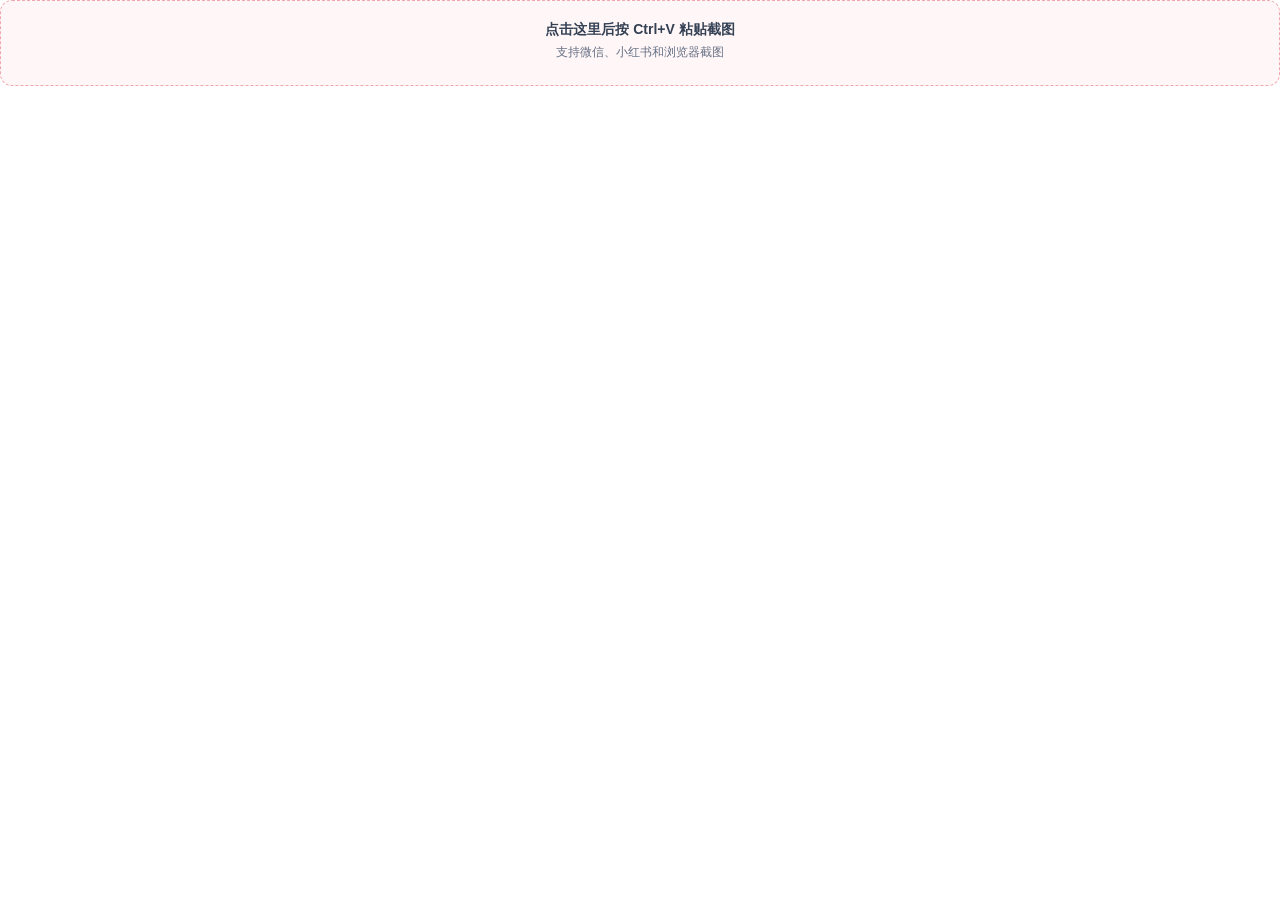
<file: components/clipboard_paste/index.html>
<!doctype html>
<html lang="zh-CN">
  <head>
    <meta charset="utf-8" />
    <meta name="viewport" content="width=device-width, initial-scale=1" />
    <script>
      function sendMessageToStreamlitClient(type, data) {
        window.parent.postMessage(
          Object.assign({isStreamlitMessage: true, type: type}, data),
          "*"
        );
      }
      const Streamlit = {
        RENDER_EVENT: "streamlit:render",
        setComponentReady: () => sendMessageToStreamlitClient(
          "streamlit:componentReady",
          {apiVersion: 1}
        ),
        setFrameHeight: height => sendMessageToStreamlitClient(
          "streamlit:setFrameHeight",
          {height: height}
        ),
        setComponentValue: value => sendMessageToStreamlitClient(
          "streamlit:setComponentValue",
          {value: value}
        ),
        events: {
          addEventListener: (type, callback) => {
            window.addEventListener("message", event => {
              if (event.data.type === type) {
                event.detail = event.data;
                callback(event);
              }
            });
          }
        }
      };
    </script>
    <style>
      html, body {
        margin: 0;
        padding: 0;
        background: transparent;
        font-family: -apple-system, BlinkMacSystemFont, "Segoe UI", sans-serif;
      }
      #paste-zone {
        min-height: 86px;
        box-sizing: border-box;
        border: 1px dashed #f1a5ac;
        border-radius: 12px;
        background: #fff7f7;
        color: #344054;
        display: flex;
        align-items: center;
        justify-content: center;
        flex-direction: column;
        gap: 5px;
        cursor: pointer;
        outline: none;
        transition: border-color .16s ease, box-shadow .16s ease, background .16s ease;
      }
      #paste-zone:hover,
      #paste-zone:focus {
        border-color: #ef4f5f;
        background: #fff;
        box-shadow: 0 0 0 3px rgba(239, 79, 95, .12);
      }
      #paste-zone strong {
        font-size: 14px;
      }
      #paste-zone span {
        color: #667085;
        font-size: 12px;
      }
      #status {
        color: #ef4f5f;
        font-size: 12px;
      }
    </style>
  </head>
  <body>
    <div id="paste-zone" tabindex="0" role="button" aria-label="粘贴剪贴板图片">
      <strong id="label">点击这里后按 Ctrl+V 粘贴截图</strong>
      <span>支持微信、小红书和浏览器截图</span>
      <div id="status"></div>
    </div>
    <script>
      const zone = document.getElementById("paste-zone");
      const label = document.getElementById("label");
      const status = document.getElementById("status");

      function sendValue(value) {
        Streamlit.setComponentValue(value);
      }

      function readImageFile(file) {
        if (!file || !file.type.startsWith("image/")) {
          status.textContent = "剪贴板里没有图片";
          return;
        }
        status.textContent = "正在读取截图…";
        const reader = new FileReader();
        reader.onload = () => {
          status.textContent = "截图已读取";
          sendValue(reader.result);
        };
        reader.onerror = () => {
          status.textContent = "截图读取失败";
          sendValue("error: image read failed");
        };
        reader.readAsDataURL(file);
      }

      function handlePaste(event) {
        const items = Array.from(event.clipboardData?.items || []);
        const imageItem = items.find(item => item.kind === "file" && item.type.startsWith("image/"));
        if (!imageItem) {
          status.textContent = "剪贴板里没有图片";
          return;
        }
        event.preventDefault();
        readImageFile(imageItem.getAsFile());
      }

      async function readClipboardOnClick() {
        zone.focus();
        if (!navigator.clipboard?.read) {
          status.textContent = "请按 Ctrl+V 粘贴截图";
          return;
        }
        try {
          const clipboardItems = await navigator.clipboard.read();
          for (const item of clipboardItems) {
            const imageType = item.types.find(type => type.startsWith("image/"));
            if (imageType) {
              readImageFile(await item.getType(imageType));
              return;
            }
          }
          status.textContent = "剪贴板里没有图片";
        } catch (_) {
          status.textContent = "请按 Ctrl+V 粘贴截图";
        }
      }

      window.addEventListener("paste", handlePaste);
      zone.addEventListener("paste", handlePaste);
      zone.addEventListener("click", readClipboardOnClick);

      Streamlit.events.addEventListener(Streamlit.RENDER_EVENT, event => {
        const args = event.detail.args || {};
        label.textContent = args.label || "点击这里后按 Ctrl+V 粘贴截图";
        Streamlit.setFrameHeight(92);
      });
      Streamlit.setComponentReady();
      Streamlit.setFrameHeight(92);
    </script>
  </body>
</html>
</file>
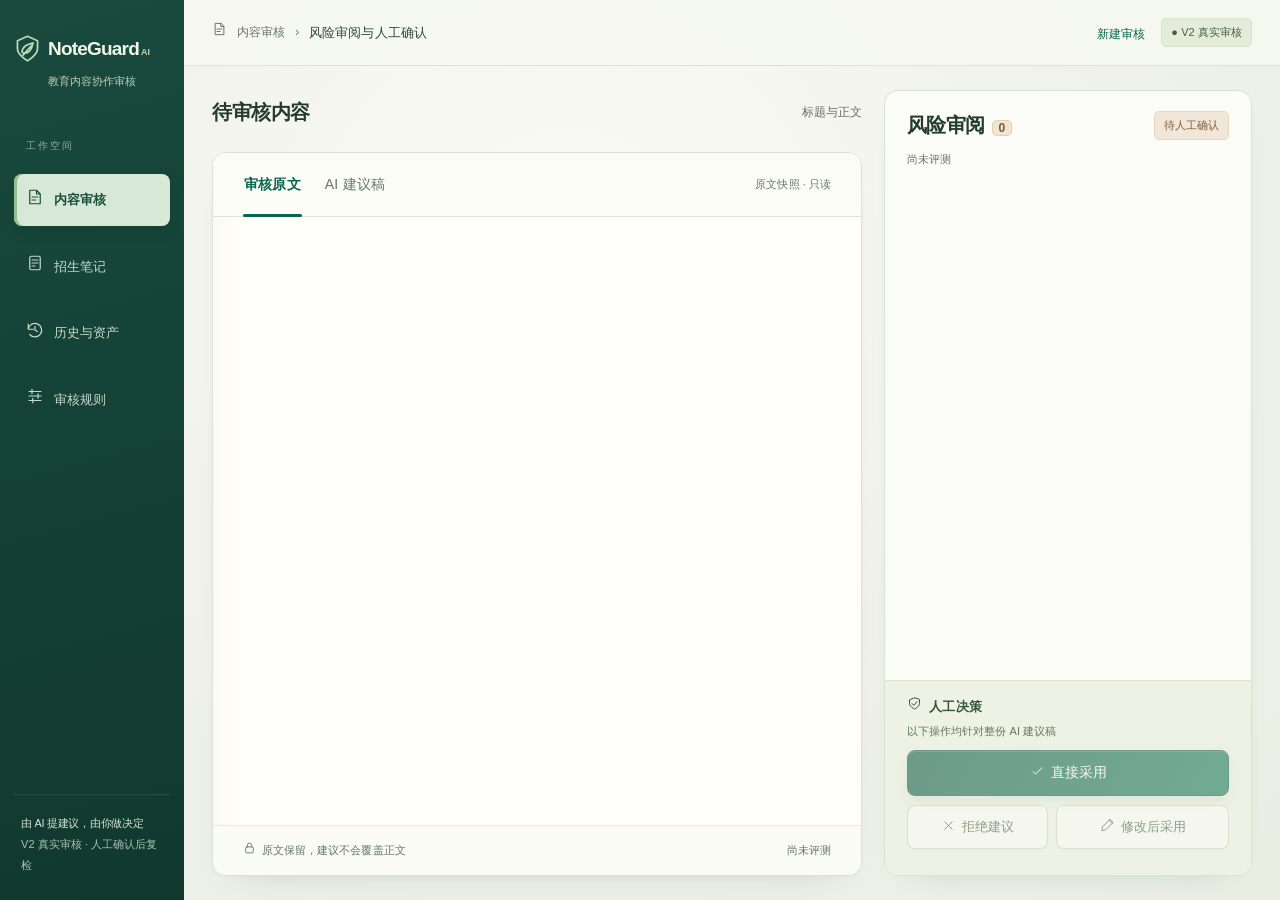
<file: components/forest_paper_v2/index.html>
<!doctype html><html lang="zh-CN"><head><meta charset="utf-8"><meta name="viewport" content="width=device-width,initial-scale=1"><title>NoteGuard V2 Forest & Paper</title><link rel="stylesheet" href="visual.css"><link rel="stylesheet" href="integration.css"></head><body><div class="shell"><aside class="rail"><div class="brand"><svg viewBox="0 0 24 26"><path d="M12 2 3 6v7c0 6 9 11 9 11s9-5 9-11V6z"/><path d="M7 16c1-6 6-7 10-8-1 6-4 10-9 9M8 19l7-8"/></svg><span>NoteGuard<small>AI</small></span></div><div class="brand-sub">教育内容协作审核</div><div class="nav-label">工作空间</div><div class="nav active"><i data-icon="doc"></i>内容审核</div><div class="nav" title="本轮只集成审核工作台"><i data-icon="note"></i>招生笔记</div><div class="nav"><i data-icon="history"></i>历史与资产</div><div class="nav"><i data-icon="rule"></i>审核规则</div><div class="rail-foot"><b>由 AI 提建议，由你做决定</b><br>V2 真实审核 · 人工确认后复检</div></aside><main class="main"><header class="top"><i data-icon="doc"></i><span>内容审核</span><span>›</span><strong>风险审阅与人工确认</strong><div class="right"><button class="view-draft" id="new-input">输入内容</button><span class="pill" id="environment-label">● V2 真实审核</span></div></header><div class="work"><section class="center"><div class="heading"><h1 id="document-title">待审核内容</h1><span id="document-scope">标题与正文</span></div><section class="document"><div class="tabs" role="tablist" aria-label="文档版本"><button class="active" id="original-tab" role="tab" aria-selected="true" aria-controls="paper" data-view="original">审核原文</button><button id="draft-tab" role="tab" aria-selected="false" aria-controls="paper" data-view="draft">AI 建议稿</button><button id="final-tab" role="tab" aria-selected="false" data-view="final" hidden>最终采用稿</button><span id="view-label">原文快照 · 只读</span><button class="view-draft" id="edit-original" hidden>编辑原文</button></div><div class="doc-scroll"><article class="paper" id="paper" role="tabpanel" aria-labelledby="original-tab"></article><section class="inline-editor" id="inline-editor" hidden><label for="inline-title">标题</label><input id="inline-title" maxlength="200" placeholder="输入标题"><label for="inline-body">正文</label><textarea id="inline-body" maxlength="5000" placeholder="在这里输入或粘贴待审核正文"></textarea><p class="inline-error" id="inline-error" role="alert"></p><div class="inline-actions"><button class="btn" id="inline-cancel" hidden>取消编辑</button><button class="btn primary" id="inline-audit">开始审核</button></div></section></div><footer class="doc-foot"><span><i data-icon="lock"></i><span id="foot-text">原文保留，建议不会覆盖正文</span></span><span id="doc-count">尚未评测</span></footer></section></section><aside class="panel"><header class="panel-head"><div class="panel-title"><h2>风险审阅<span class="count">0</span></h2><span class="pill warn">待人工确认</span></div><div class="counts">尚未评测</div><nav class="risk-nav" id="risk-nav" aria-label="风险导航"></nav><p id="evidence-context" class="evidence-context" hidden><strong>右栏为原文风险证据</strong><br>不代表建议稿仍有相同风险；建议稿未进行本轮复检。</p></header><div class="panel-scroll" id="review-detail"></div><footer class="decisions"><div class="decision-heading"><i data-icon="shield"></i>人工决策</div><p class="scope">以下操作均针对整份 AI 建议稿</p><div id="final-actions" hidden><button class="btn primary" id="recheck">复检最终采用稿</button><button class="btn" id="continue-edit">继续修改</button></div><button class="btn primary" id="accept" disabled><i data-icon="check"></i>直接采用</button><div class="two"><button class="btn" id="reject" disabled><i data-icon="close"></i>拒绝建议</button><button class="btn" id="edit" disabled><i data-icon="edit"></i>修改后采用</button></div><div class="decision-state" id="decision-state" aria-live="polite"></div><details class="final-details" id="final-details" hidden><summary>查看最终采用稿（独立副本）</summary><pre id="final-text"></pre></details><p class="scope" id="live-scope"></p></footer></aside></div></main></div><dialog id="input-dialog"><h2>输入待审核内容</h2><p>规则检查与语义审核将使用当前输入。新审核会替换当前工作台状态，原文不会被建议稿覆盖。</p><label>标题<input id="input-title" maxlength="200"></label><label>正文<textarea id="input-body" maxlength="5000"></textarea></label><p id="input-error" aria-live="polite"></p><footer><button class="btn" id="input-cancel">取消</button><button class="btn primary" id="audit">开始审核</button></footer></dialog><dialog id="edit-dialog"><h2>修改后采用</h2><p>编辑整份建议稿，确认后保存为独立的最终采用稿。原文与 AI 建议稿均保留。</p><label>确认版标题<input id="edit-title"></label><label>确认版正文<textarea id="edit-body"></textarea></label><div id="error" aria-live="polite"></div><footer><button class="btn" id="cancel">取消</button><button class="btn primary" id="confirm">确认采用</button></footer></dialog><script src="component.js"></script></body></html>
</file>
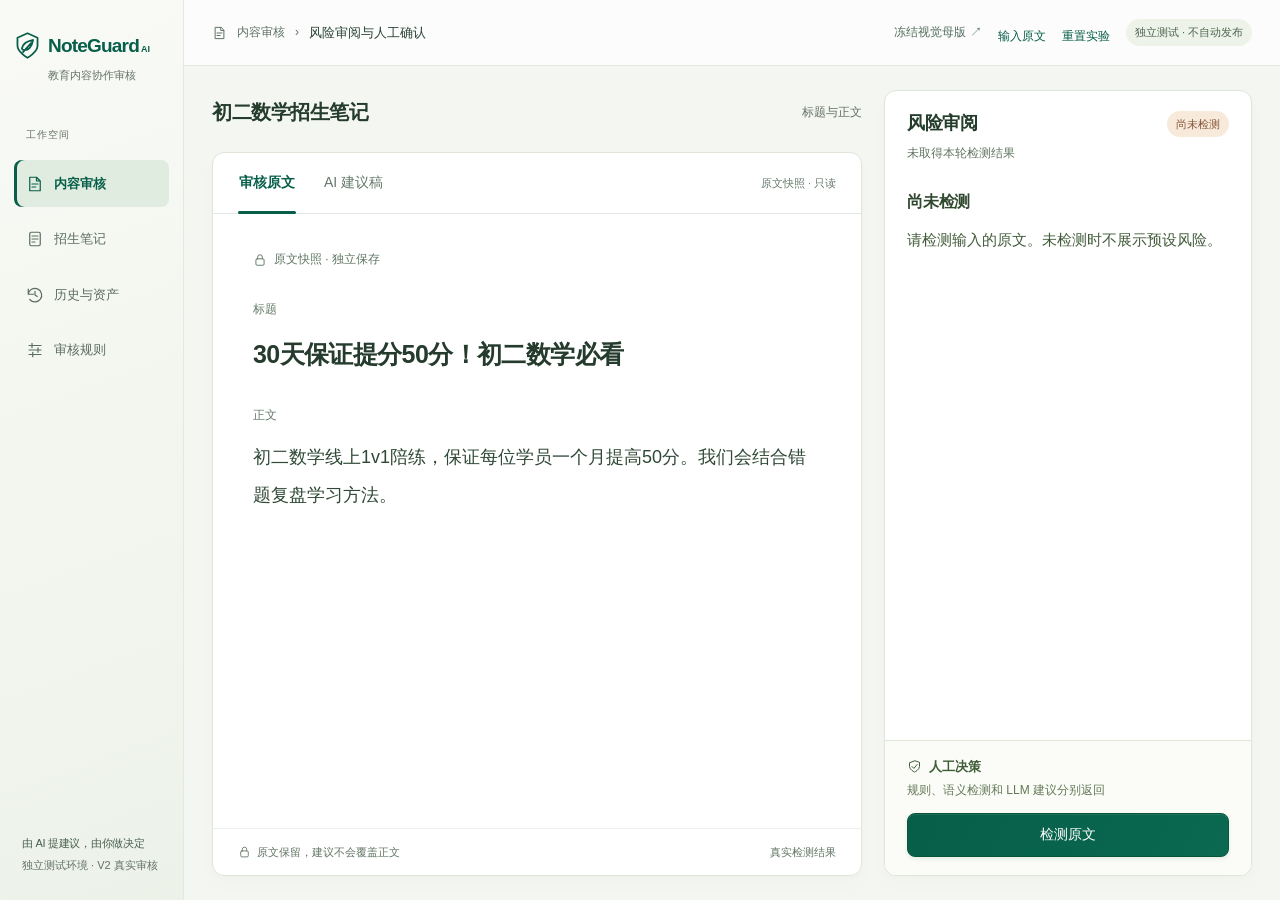
<file: experiments/core_ui_recheck/web/index.html>
<!doctype html><html lang="zh-CN"><head><meta charset="utf-8"><meta name="viewport" content="width=device-width,initial-scale=1"><title>NoteGuard · 独立交互实验</title><style>
:root{--green:#075e49;--dark:#184032;--soft:#e8f1ea;--ink:#26352e;--muted:#839187;--line:#e3e8e0;--bg:#f4f6f1;--risk:#9b5b40;--radius:12px;--rail:184px;--panel:368px}*{box-sizing:border-box}body{margin:0;background:var(--bg);color:var(--ink);font:14px/1.65 -apple-system,BlinkMacSystemFont,"Segoe UI","Noto Sans CJK SC","Microsoft YaHei",sans-serif}button,input,textarea{font:inherit}button{cursor:pointer}button,a,input,textarea,summary{outline-offset:3px}button:focus-visible,a:focus-visible,input:focus-visible,textarea:focus-visible,summary:focus-visible{outline:3px solid #91b8a0}svg{width:18px;height:18px;fill:none;stroke:currentColor;stroke-width:1.6;stroke-linecap:round;stroke-linejoin:round;flex:none}.shell{height:100dvh;min-height:720px;display:grid;grid-template-columns:var(--rail) 1fr}.rail{padding:30px 14px 24px;background:linear-gradient(160deg,#f9faf6,#edf2e9);border-right:1px solid var(--line);display:flex;flex-direction:column}.brand{color:var(--green);display:flex;align-items:center;gap:7px;font-size:19px;font-weight:730;letter-spacing:-.8px}.brand svg{width:27px;height:29px}.brand small{font-size:9px;margin-left:2px;letter-spacing:0}.brand-sub{font-size:10px;color:var(--muted);margin:5px 0 0 34px}.nav-label{font-size:10px;letter-spacing:1px;color:#8e9a90;margin:43px 12px 12px}.nav{display:flex;align-items:center;gap:10px;padding:13px 12px;border-radius:8px;margin:4px 0;font-size:13px;color:#76877b}.nav.active{color:var(--green);background:#e0ecdf;font-weight:600;box-shadow:inset 3px 0 var(--green)}.rail-foot{margin-top:auto;font-size:10px;color:#829080;padding:0 8px;line-height:2}.rail-foot b{font-weight:500;color:#526e59}.main{display:flex;flex-direction:column;min-width:0;overflow:hidden}.top{height:66px;flex:none;background:#ffffffb3;border-bottom:1px solid var(--line);display:flex;align-items:center;gap:10px;padding:0 28px;font-size:12px;color:#839185}.top svg{width:15px}.top strong{color:#4d6556;font-size:13px;font-weight:550}.top .right{margin-left:auto;display:flex;align-items:center;gap:16px;font-size:11px}.top a{color:#6c8371;text-decoration:none}.pill{background:#edf3e8;color:#698168;border-radius:20px;padding:4px 9px;font-size:10px;white-space:nowrap}.pill.warn{background:#f9ede0;color:#a36d46}.work{display:grid;grid-template-columns:minmax(0,1fr) var(--panel);gap:22px;padding:24px 28px;flex:1;min-height:0}.center{display:flex;flex-direction:column;min-height:0;min-width:0}.heading{height:45px;margin-bottom:17px;display:flex;align-items:center;justify-content:space-between;flex:none}.heading h1{margin:0;font-size:20px;font-weight:650;letter-spacing:-.5px}.heading span{font-size:10px;color:#85958a}.document,.panel{border:1px solid var(--line);border-radius:var(--radius);background:#fff;box-shadow:0 5px 20px #31483105;overflow:hidden;display:flex;flex-direction:column;min-height:0}.document{flex:1}.tabs{height:61px;flex:none;display:flex;align-items:stretch;gap:27px;border-bottom:1px solid var(--line);padding:0 25px}.tabs button{border:0;background:none;padding:0 1px;color:#88968b;font-size:13px;position:relative}.tabs button.active{color:var(--green);font-weight:650}.tabs button.active:after{content:"";position:absolute;left:0;right:0;bottom:-1px;height:3px;background:var(--green);border-radius:3px}.tabs span{align-self:center;margin-left:auto;color:#8b9b8d;font-size:10px}.doc-scroll{flex:1;min-height:0;overflow:auto;scrollbar-width:thin}.paper{padding:36px 40px 50px}.kicker{display:flex;align-items:center;gap:7px;color:#879788;font-size:11px}.kicker svg{width:14px}.field{font-size:11px;color:#8c9b8f;margin:30px 0 13px}.paper h2{font-size:25px;line-height:1.75;font-weight:620;letter-spacing:-.6px;margin:0;color:#253b2d}.paper p{font-size:18px;line-height:2.1;margin:0 0 11px;color:#3a4c3e}.mark{font:inherit;line-height:inherit;color:inherit;background:#fbf0e6;border:0;border-bottom:2px solid #cfae91;border-radius:3px;padding:1px 3px;box-decoration-break:clone;-webkit-box-decoration-break:clone}.mark.active{background:#f4decd;border-bottom-color:#a36b49;color:#884b32}.mark sup{font-size:10px;display:inline-flex;align-items:center;justify-content:center;color:white;background:#b7805b;border-radius:4px;width:15px;height:15px;margin-left:5px;vertical-align:super;font-weight:550;letter-spacing:0}.mark.active sup{background:#995f3d}.doc-foot{height:47px;border-top:1px solid #edf0e9;padding:0 25px;display:flex;align-items:center;justify-content:space-between;font-size:10px;color:#8b9b8d;flex:none}.doc-foot span:first-child{display:flex;align-items:center;gap:6px}.doc-foot svg{width:13px}.panel-head{padding:22px 22px 20px;border-bottom:1px solid var(--line);flex:none}.panel-title{display:flex;align-items:center;justify-content:space-between}.panel-title h2{margin:0;font-size:17px;font-weight:650;letter-spacing:-.4px}.count{border:1px solid #e5dfd0;color:#9e7852;background:#f9f6ee;border-radius:6px;margin-left:7px;padding:0 6px;font-size:12px}.counts{font-size:11px;color:#899b8b;margin-top:7px}.risk-nav{display:flex;flex-direction:column;gap:8px;margin-top:18px}.risk-item{display:flex;align-items:center;text-align:left;gap:10px;background:#fafbf7;border:1px solid #e7ece1;border-radius:8px;padding:10px 11px;color:#5a705c}.risk-item.active{background:#fcf5eb;border-color:#e6cdb4}.num{display:grid;place-items:center;width:24px;height:24px;flex:none;background:#efeee5;color:#8b927d;border-radius:6px;font-size:11px;font-weight:650}.risk-item.active .num,.num.current{background:#a9734f;color:white}.risk-item strong{display:block;font-size:12px;font-weight:550}.risk-item small{display:block;font-size:10px;color:#97a38f;margin-top:2px}.risk-item svg{margin-left:auto;width:14px;color:#9ca895}.panel-scroll{overflow:auto;min-height:0;flex:1;padding:22px;scrollbar-width:thin;scrollbar-color:#ccd8c9 transparent}.label{font-size:10px;color:#92a18c;display:flex;justify-content:space-between;margin-bottom:11px;letter-spacing:.5px}.current-heading{display:flex;align-items:center;gap:9px;margin-bottom:13px}.current-heading h3{font-size:14px;margin:0;font-weight:650}.quote{background:#fcf5ec;border:1px solid #f2e8da;border-radius:7px;padding:11px 12px;font-size:13px;line-height:1.85;color:#8e5d40;margin:0}.reason{font-size:14px;line-height:1.85;color:#61745e;margin:12px 0 14px}.evidence{color:#83947d;font-size:11px;margin-bottom:21px}.evidence summary{cursor:pointer}.evidence ul{padding-left:17px;line-height:1.9}.diff-section{padding-top:20px;border-top:1px solid var(--line)}.diff-title{display:flex;justify-content:space-between;align-items:center;font-size:13px;font-weight:600;margin-bottom:12px}.diff-title small{font-size:10px;color:#94a18d;font-weight:400}.diff{border:1px solid #eae5d5;border-radius:8px;overflow:hidden}.diff-row{display:flex;gap:9px;padding:11px 12px;font-size:13px;line-height:1.8}.minus{background:#fcf0e5;color:#9c6340;border-bottom:1px solid #eedfce}.diff del{text-decoration-color:#b6835e;text-decoration-thickness:1px}.neutral{background:#f7f8ef;color:#7c886c;font-size:12px}.diff-note{font-size:11px;color:#91a087;line-height:1.8;margin:10px 0 0}.view-draft{border:0;background:none;color:var(--green);font-size:12px;padding:9px 0 0;display:flex;gap:6px;align-items:center}.view-draft svg{width:14px}.decisions{padding:18px 22px 20px;border-top:1px solid var(--line);background:#fbfcf6;flex:none}.decision-heading{display:flex;align-items:center;gap:6px;color:#536e53;font-size:12px;font-weight:600;margin-bottom:4px}.decision-heading svg{width:14px}.scope{font-size:11px;color:#94a18d;margin:0 0 13px}.btn{border:1px solid #dce5d3;border-radius:7px;background:#fff;color:#65765c;padding:10px 12px;font-size:12px;font-weight:550}.btn:hover{background:#f1f5eb}.btn.primary{width:100%;color:white;border-color:var(--green);background:linear-gradient(120deg,var(--green),#086d50);box-shadow:0 2px 4px #075e491c;font-size:13px}.btn.primary:hover{background:#074d39}.btn svg{width:14px;height:14px;vertical-align:-2px;margin-right:4px}.two{display:grid;grid-template-columns:1fr 1.22fr;gap:8px;margin-top:8px}.decision-state{font-size:11px;color:#738e68;margin-top:9px}.decision-state:empty{display:none}.draft-note{display:flex;align-items:center;gap:8px;font-size:11px;color:#78936c;background:#f3f7ec;border:1px solid #e0ead4;padding:11px 13px;border-radius:7px;margin-top:30px}.draft-note svg{width:14px}.independent{font-size:11px;color:#9bab95;border-top:1px solid #edf1e6;margin-top:28px;padding-top:16px}dialog{width:660px;max-width:calc(100vw - 40px);border:1px solid #dbe4d0;border-radius:15px;padding:28px;color:var(--ink);box-shadow:0 20px 90px #20452d30}dialog::backdrop{background:#21453266;backdrop-filter:blur(3px)}dialog h2{font-size:20px;margin:0 0 8px}dialog p{font-size:12px;color:#879780;line-height:1.8;margin:0 0 20px}dialog label{font-size:12px;color:#6c8061;display:block;margin:18px 0}dialog input,dialog textarea{display:block;width:100%;margin-top:8px;border:1px solid #dce6d1;border-radius:7px;padding:12px;line-height:1.9;background:#fcfdf9;color:#3b5236}dialog textarea{height:210px;resize:vertical}dialog footer{display:flex;gap:9px;justify-content:flex-end;margin-top:22px}dialog .btn.primary{width:auto}#error{color:#ac7047;font-size:12px}.final-details{font-size:11px;color:#7d926f;margin-top:14px}.final-details summary{cursor:pointer}.final-details pre{font-family:inherit;white-space:pre-wrap;overflow-wrap:anywhere;font-size:12px}@media(max-width:1100px){:root{--rail:154px;--panel:344px}.work{padding:18px;gap:16px}.paper{padding:28px}.paper h2{font-size:23px}.brand{font-size:16px}.brand-sub{margin-left:0}.tabs{gap:18px;padding:0 20px}.top{padding:0 18px}}@media(max-width:850px){.shell{display:block;height:auto}.rail{display:none}.main{overflow:visible}.work{display:flex;flex-direction:column}.center{min-height:550px}.document{min-height:490px}.panel{min-height:670px}.panel-scroll,.doc-scroll{overflow:visible}.top .pill,.tabs span,.heading span{display:none}.paper{padding:26px}}
/* Browser fit: remove repeated spacing, preserve readable evidence. */
.panel-head{padding:18px 22px 16px}.counts{margin-top:5px}.risk-nav{margin-top:12px;gap:7px}.risk-item{padding:8px 11px}.panel-scroll{padding:18px 22px}.label{margin-bottom:7px}.current-heading{margin-bottom:9px}.quote{padding:8px 11px}.reason{margin:10px 0 10px;line-height:1.8}.evidence{margin-bottom:13px}.diff-section{padding-top:13px}.diff-title{margin-bottom:9px}.diff-row{padding:8px 11px}.diff-note{margin-top:7px}.view-draft{padding-top:7px}.decisions{padding:15px 22px 18px}.scope{margin-bottom:10px}.counts,.evidence{color:#74866f}.label,.field{color:#788a77}.diff-title small,.diff-note{color:#798b70}.scope{color:#7c8e72}.rail-foot b{letter-spacing:-.3px}

/* Local visual polish only. Frozen geometry and decision handlers unchanged. */
:root{--muted:#65746b;--ink:#26372e;--secondary:#58695e;--caption:#647267;--focus:#925336;--surface-shadow:0 2px 5px #263b291f,0 8px 22px #263b2906}
.brand-sub,.nav-label,.rail-foot{color:var(--caption)}.brand-sub{font-size:11px}.rail-foot{font-size:11px}.rail-foot b{color:#465e4c}.nav{color:#5b6e5e}.top{color:#607266}.top strong{color:#2c4336}.top .right,.top a{font-size:12px;color:#556f5f}.pill{font-size:11px;color:#4d6650}.pill.warn{color:#855537;background:#f7eadb}.heading span{font-size:12px;color:var(--caption)}.heading h1{color:#243c2b}.tabs button{font-size:14px;color:#64786a}.tabs span{font-size:11px;color:#667b6b}.tabs button.active{color:var(--green)}.document,.panel{border-color:#dfe5da;box-shadow:0 2px 6px #263b2904,0 9px 25px #263b2904}.kicker{font-size:12px;color:#607665}.field{font-size:12px;color:#657b69;font-weight:500}.doc-foot{font-size:11px;color:#617563}.paper h2{font-weight:650}.paper p{color:#304937}.mark{background:#fcf0e5;border-bottom-color:#bb926f}.mark.active{background:#f0d7c1;color:#794127;border-bottom-color:#935331}
.panel-title h2{font-size:18px;color:#233c2b}.count{font-size:12px;background:#f7f1e5;border-color:#ded2bc;color:#835a36}.counts{font-size:12px;color:#60745f;line-height:1.6}.panel-head{border-bottom:0;padding-bottom:13px}.risk-nav{margin-top:12px;gap:6px}.risk-item{background:transparent;border-color:transparent;padding:9px 10px}.risk-item strong{font-size:13px;color:#3c553f;font-weight:550;line-height:1.5}.risk-item small{font-size:11px;color:#677b61;margin-top:3px}.risk-item.active{background:#faf1e6;border-color:#e4c6a5;box-shadow:inset 3px 0 #a06b42}.risk-item.active strong{color:#704829;font-weight:650}.risk-item svg{width:14px;height:14px;color:#788971}.risk-item .num{font-size:12px;background:#eef0e5;color:#657457}.risk-item.active .num,.num.current{background:#99603a;color:#fff}.panel-scroll{padding-top:13px}.label{font-size:11px;color:#667b5e;letter-spacing:0;margin-bottom:9px}.current-heading{margin-bottom:10px}.current-heading h3{font-size:16px;color:#30482e;font-weight:650;letter-spacing:-.2px}.quote{background:transparent;border:0;border-left:3px solid #b58152;border-radius:0;padding:7px 0 7px 12px;color:#804f2e;font-size:14px;font-weight:550;line-height:1.7}.reason{font-size:15px;color:#425c3b;line-height:1.8;margin:12px 0 11px}.evidence{font-size:12px;color:#576e4f;margin-bottom:16px}.evidence summary:hover{color:#304e2b}.diff-section{border-top:0;padding-top:0}.diff-title{font-size:14px;color:#324d2e;margin-bottom:9px}.diff-title small{font-size:11px;color:#667b5c}.diff{border-color:#e6d9c5;border-radius:7px}.diff-row{padding:9px 11px;font-size:14px}.minus{background:#faf0e4;color:#875331;border-bottom:0}.diff del{text-decoration-color:#a16e43}.neutral{background:transparent;font-size:12px;color:#596b4c;border-top:1px solid #efe6d8}.neutral span:first-child{color:#6b775c}.diff-note{font-size:12px;color:#657b59;margin-top:8px}.view-draft{font-size:12px;font-weight:550;padding-top:8px}.decisions{border-top-color:#e0e6d6;background:#fbfcf7;padding-top:15px}.decision-heading{font-size:13px;color:#3e5d37;gap:7px}.decision-heading svg{width:15px;height:15px}.scope{font-size:12px;color:#637958;margin-bottom:12px;line-height:1.65}.btn{height:42px;display:flex;align-items:center;justify-content:center;gap:6px;padding:0 12px;font-size:13px;border-color:#d3dfc9;border-radius:8px;color:#3c5833;box-shadow:0 1px 2px #253c2510}.btn svg{width:15px;height:15px;margin:0}.btn.primary{height:44px;font-size:14px;box-shadow:0 2px 4px #075e491a,inset 0 1px 0 #ffffff16;border-color:#09553a;background:linear-gradient(115deg,#075e49,#0a6950)}.btn:hover{border-color:#b9cdad;background:#f1f6ed}.btn.primary:hover{background:#07563e;border-color:#07513a}.two{gap:8px;margin-top:8px}.draft-note{font-size:12px;color:#536f43;border-color:#dbe6ce}.independent{font-size:12px;color:#617855}.decision-state{font-size:12px;color:#546f46}.final-details{font-size:12px;color:#4f6b40}dialog p{color:#5c7451;font-size:13px}dialog label{color:#4c6840;font-size:13px}dialog input,dialog textarea{font-size:14px;border-color:#cad8be}.evidence-context{margin:12px 0 0;padding:9px 0 0;border-top:1px solid #e8ece0;font-size:12px;line-height:1.65;color:#506a42}.evidence-context strong{color:#324e29;font-weight:650}.evidence-context[hidden]{display:none}
/* Fit the larger type and explicit evidence scope without stacking more cards. */
.draft-evidence .counts{display:none}.evidence-context{border-top:0;padding-top:0;margin-top:9px;font-size:12px;line-height:1.65}.diff{border:0;overflow:visible}.minus{border:1px solid #e5d6bf;border-radius:6px}.neutral{border:0;padding:5px 0 0;line-height:1.7}.diff-note{display:none}.view-draft{padding-top:9px}.evidence{margin-bottom:13px}.risk-item{padding-top:8px;padding-bottom:8px}.quote{padding-top:6px;padding-bottom:6px}.reason{margin-top:11px;margin-bottom:10px}
</style></head><body><div class="shell"><aside class="rail"><div class="brand"><svg viewBox="0 0 24 26"><path d="M12 2 3 6v7c0 6 9 11 9 11s9-5 9-11V6z"/><path d="M7 16c1-6 6-7 10-8-1 6-4 10-9 9M8 19l7-8"/></svg><span>NoteGuard<small>AI</small></span></div><div class="brand-sub">教育内容协作审核</div><div class="nav-label">工作空间</div><div class="nav active"><i data-icon="doc"></i>内容审核</div><div class="nav"><i data-icon="note"></i>招生笔记</div><div class="nav"><i data-icon="history"></i>历史与资产</div><div class="nav"><i data-icon="rule"></i>审核规则</div><div class="rail-foot"><b>由 AI 提建议，由你做决定</b><br>独立测试环境 · V2 真实审核</div></aside><main class="main"><header class="top"><i data-icon="doc"></i><span>内容审核</span><span>›</span><strong>风险审阅与人工确认</strong><div class="right"><a href="https://noteguard-review-prototype.noisy-earth-9330.chatgpt.site/refined">冻结视觉母版 ↗</a><button class="view-draft" id="input">输入原文</button><button class="view-draft" id="reset">重置实验</button><span class="pill">独立测试 · 不自动发布</span></div></header><div class="work"><section class="center"><div class="heading"><h1>初二数学招生笔记</h1><span>标题与正文</span></div><section class="document"><div class="tabs" role="tablist" aria-label="文档版本"><button class="active" id="original-tab" role="tab" aria-selected="true" aria-controls="paper" data-view="original">审核原文</button><button id="draft-tab" role="tab" aria-selected="false" aria-controls="paper" data-view="draft">AI 建议稿</button><button id="final-tab" role="tab" aria-selected="false" aria-controls="paper" data-view="final" hidden>最终采用稿</button><span id="view-label">原文快照 · 只读</span></div><div class="doc-scroll"><article class="paper" id="paper" role="tabpanel" aria-labelledby="original-tab"></article></div><footer class="doc-foot"><span><i data-icon="lock"></i><span id="foot-text">原文保留，建议不会覆盖正文</span></span><span id="doc-count">2 处引用关联</span></footer></section></section><aside class="panel"><header class="panel-head"><div class="panel-title"><h2>风险审阅</h2><span class="pill warn">尚未检测</span></div><div class="counts">未取得本轮检测结果</div><nav class="risk-nav" id="risk-nav" aria-label="风险导航"></nav><p id="evidence-context" class="evidence-context" hidden><strong>右栏为原文风险证据</strong><br>不代表建议稿仍有相同风险；建议稿未进行本轮复检。</p></header><div class="panel-scroll" id="review-detail"></div><footer class="decisions"><div class="decision-heading"><i data-icon="shield"></i>人工决策</div><p class="scope">以下操作均针对整份 AI 建议稿</p><button class="btn primary" id="audit">检测原文</button><button class="btn primary" id="generate">生成 AI 建议</button><button class="btn primary" id="accept"><i data-icon="check"></i>直接采用</button><div class="two" id="suggestion-actions"><button class="btn" id="reject"><i data-icon="close"></i>拒绝建议</button><button class="btn" id="edit"><i data-icon="edit"></i>修改后采用</button></div><button class="btn primary" id="recheck" hidden>开始复检</button><button class="btn" id="edit-final" hidden style="width:100%;margin-top:8px">继续修改最终稿</button><div class="decision-state" id="decision-state" aria-live="polite"></div><details class="final-details" id="final-details" hidden><summary>查看最终采用稿（独立副本）</summary><pre id="final-text"></pre></details></footer></aside></div></main></div><dialog id="edit-dialog"><h2>修改后采用</h2><p>编辑整份建议稿，确认后保存为独立的最终采用稿。原文与 AI 建议稿均保留。</p><label>确认版标题<input id="edit-title" maxlength="200"></label><label>确认版正文<textarea id="edit-body" maxlength="5000"></textarea></label><button class="view-draft" id="example">填入冻结案例（仅输入）</button><div id="error" aria-live="polite"></div><footer><button class="btn" id="cancel">取消</button><button class="btn primary" id="confirm">确认采用</button></footer></dialog><script src="workflow.js" defer></script></body></html>
</file>
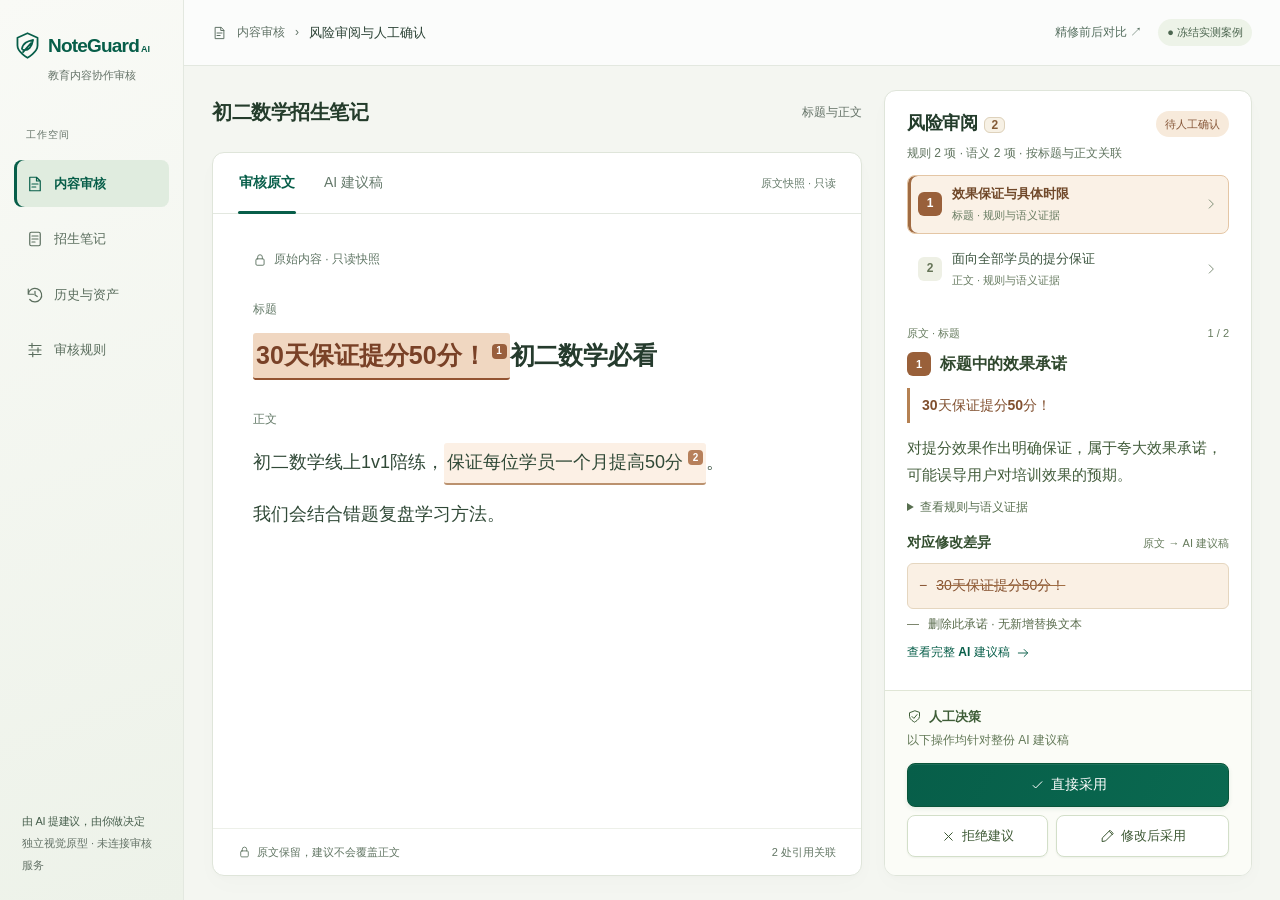
<file: experiments/core_ui_recheck/web/master.html>
<!doctype html><html lang="zh-CN"><head><meta charset="utf-8"><meta name="viewport" content="width=device-width,initial-scale=1"><title>NoteGuard · 核心审核工作台局部精修</title><style>
:root{--green:#075e49;--dark:#184032;--soft:#e8f1ea;--ink:#26352e;--muted:#839187;--line:#e3e8e0;--bg:#f4f6f1;--risk:#9b5b40;--radius:12px;--rail:184px;--panel:368px}*{box-sizing:border-box}body{margin:0;background:var(--bg);color:var(--ink);font:14px/1.65 -apple-system,BlinkMacSystemFont,"Segoe UI","Noto Sans CJK SC","Microsoft YaHei",sans-serif}button,input,textarea{font:inherit}button{cursor:pointer}button,a,input,textarea,summary{outline-offset:3px}button:focus-visible,a:focus-visible,input:focus-visible,textarea:focus-visible,summary:focus-visible{outline:3px solid #91b8a0}svg{width:18px;height:18px;fill:none;stroke:currentColor;stroke-width:1.6;stroke-linecap:round;stroke-linejoin:round;flex:none}.shell{height:100dvh;min-height:720px;display:grid;grid-template-columns:var(--rail) 1fr}.rail{padding:30px 14px 24px;background:linear-gradient(160deg,#f9faf6,#edf2e9);border-right:1px solid var(--line);display:flex;flex-direction:column}.brand{color:var(--green);display:flex;align-items:center;gap:7px;font-size:19px;font-weight:730;letter-spacing:-.8px}.brand svg{width:27px;height:29px}.brand small{font-size:9px;margin-left:2px;letter-spacing:0}.brand-sub{font-size:10px;color:var(--muted);margin:5px 0 0 34px}.nav-label{font-size:10px;letter-spacing:1px;color:#8e9a90;margin:43px 12px 12px}.nav{display:flex;align-items:center;gap:10px;padding:13px 12px;border-radius:8px;margin:4px 0;font-size:13px;color:#76877b}.nav.active{color:var(--green);background:#e0ecdf;font-weight:600;box-shadow:inset 3px 0 var(--green)}.rail-foot{margin-top:auto;font-size:10px;color:#829080;padding:0 8px;line-height:2}.rail-foot b{font-weight:500;color:#526e59}.main{display:flex;flex-direction:column;min-width:0;overflow:hidden}.top{height:66px;flex:none;background:#ffffffb3;border-bottom:1px solid var(--line);display:flex;align-items:center;gap:10px;padding:0 28px;font-size:12px;color:#839185}.top svg{width:15px}.top strong{color:#4d6556;font-size:13px;font-weight:550}.top .right{margin-left:auto;display:flex;align-items:center;gap:16px;font-size:11px}.top a{color:#6c8371;text-decoration:none}.pill{background:#edf3e8;color:#698168;border-radius:20px;padding:4px 9px;font-size:10px;white-space:nowrap}.pill.warn{background:#f9ede0;color:#a36d46}.work{display:grid;grid-template-columns:minmax(0,1fr) var(--panel);gap:22px;padding:24px 28px;flex:1;min-height:0}.center{display:flex;flex-direction:column;min-height:0;min-width:0}.heading{height:45px;margin-bottom:17px;display:flex;align-items:center;justify-content:space-between;flex:none}.heading h1{margin:0;font-size:20px;font-weight:650;letter-spacing:-.5px}.heading span{font-size:10px;color:#85958a}.document,.panel{border:1px solid var(--line);border-radius:var(--radius);background:#fff;box-shadow:0 5px 20px #31483105;overflow:hidden;display:flex;flex-direction:column;min-height:0}.document{flex:1}.tabs{height:61px;flex:none;display:flex;align-items:stretch;gap:27px;border-bottom:1px solid var(--line);padding:0 25px}.tabs button{border:0;background:none;padding:0 1px;color:#88968b;font-size:13px;position:relative}.tabs button.active{color:var(--green);font-weight:650}.tabs button.active:after{content:"";position:absolute;left:0;right:0;bottom:-1px;height:3px;background:var(--green);border-radius:3px}.tabs span{align-self:center;margin-left:auto;color:#8b9b8d;font-size:10px}.doc-scroll{flex:1;min-height:0;overflow:auto;scrollbar-width:thin}.paper{padding:36px 40px 50px}.kicker{display:flex;align-items:center;gap:7px;color:#879788;font-size:11px}.kicker svg{width:14px}.field{font-size:11px;color:#8c9b8f;margin:30px 0 13px}.paper h2{font-size:25px;line-height:1.75;font-weight:620;letter-spacing:-.6px;margin:0;color:#253b2d}.paper p{font-size:18px;line-height:2.1;margin:0 0 11px;color:#3a4c3e}.mark{font:inherit;line-height:inherit;color:inherit;background:#fbf0e6;border:0;border-bottom:2px solid #cfae91;border-radius:3px;padding:1px 3px;box-decoration-break:clone;-webkit-box-decoration-break:clone}.mark.active{background:#f4decd;border-bottom-color:#a36b49;color:#884b32}.mark sup{font-size:10px;display:inline-flex;align-items:center;justify-content:center;color:white;background:#b7805b;border-radius:4px;width:15px;height:15px;margin-left:5px;vertical-align:super;font-weight:550;letter-spacing:0}.mark.active sup{background:#995f3d}.doc-foot{height:47px;border-top:1px solid #edf0e9;padding:0 25px;display:flex;align-items:center;justify-content:space-between;font-size:10px;color:#8b9b8d;flex:none}.doc-foot span:first-child{display:flex;align-items:center;gap:6px}.doc-foot svg{width:13px}.panel-head{padding:22px 22px 20px;border-bottom:1px solid var(--line);flex:none}.panel-title{display:flex;align-items:center;justify-content:space-between}.panel-title h2{margin:0;font-size:17px;font-weight:650;letter-spacing:-.4px}.count{border:1px solid #e5dfd0;color:#9e7852;background:#f9f6ee;border-radius:6px;margin-left:7px;padding:0 6px;font-size:12px}.counts{font-size:11px;color:#899b8b;margin-top:7px}.risk-nav{display:flex;flex-direction:column;gap:8px;margin-top:18px}.risk-item{display:flex;align-items:center;text-align:left;gap:10px;background:#fafbf7;border:1px solid #e7ece1;border-radius:8px;padding:10px 11px;color:#5a705c}.risk-item.active{background:#fcf5eb;border-color:#e6cdb4}.num{display:grid;place-items:center;width:24px;height:24px;flex:none;background:#efeee5;color:#8b927d;border-radius:6px;font-size:11px;font-weight:650}.risk-item.active .num,.num.current{background:#a9734f;color:white}.risk-item strong{display:block;font-size:12px;font-weight:550}.risk-item small{display:block;font-size:10px;color:#97a38f;margin-top:2px}.risk-item svg{margin-left:auto;width:14px;color:#9ca895}.panel-scroll{overflow:auto;min-height:0;flex:1;padding:22px;scrollbar-width:thin;scrollbar-color:#ccd8c9 transparent}.label{font-size:10px;color:#92a18c;display:flex;justify-content:space-between;margin-bottom:11px;letter-spacing:.5px}.current-heading{display:flex;align-items:center;gap:9px;margin-bottom:13px}.current-heading h3{font-size:14px;margin:0;font-weight:650}.quote{background:#fcf5ec;border:1px solid #f2e8da;border-radius:7px;padding:11px 12px;font-size:13px;line-height:1.85;color:#8e5d40;margin:0}.reason{font-size:14px;line-height:1.85;color:#61745e;margin:12px 0 14px}.evidence{color:#83947d;font-size:11px;margin-bottom:21px}.evidence summary{cursor:pointer}.evidence ul{padding-left:17px;line-height:1.9}.diff-section{padding-top:20px;border-top:1px solid var(--line)}.diff-title{display:flex;justify-content:space-between;align-items:center;font-size:13px;font-weight:600;margin-bottom:12px}.diff-title small{font-size:10px;color:#94a18d;font-weight:400}.diff{border:1px solid #eae5d5;border-radius:8px;overflow:hidden}.diff-row{display:flex;gap:9px;padding:11px 12px;font-size:13px;line-height:1.8}.minus{background:#fcf0e5;color:#9c6340;border-bottom:1px solid #eedfce}.diff del{text-decoration-color:#b6835e;text-decoration-thickness:1px}.neutral{background:#f7f8ef;color:#7c886c;font-size:12px}.diff-note{font-size:11px;color:#91a087;line-height:1.8;margin:10px 0 0}.view-draft{border:0;background:none;color:var(--green);font-size:12px;padding:9px 0 0;display:flex;gap:6px;align-items:center}.view-draft svg{width:14px}.decisions{padding:18px 22px 20px;border-top:1px solid var(--line);background:#fbfcf6;flex:none}.decision-heading{display:flex;align-items:center;gap:6px;color:#536e53;font-size:12px;font-weight:600;margin-bottom:4px}.decision-heading svg{width:14px}.scope{font-size:11px;color:#94a18d;margin:0 0 13px}.btn{border:1px solid #dce5d3;border-radius:7px;background:#fff;color:#65765c;padding:10px 12px;font-size:12px;font-weight:550}.btn:hover{background:#f1f5eb}.btn.primary{width:100%;color:white;border-color:var(--green);background:linear-gradient(120deg,var(--green),#086d50);box-shadow:0 2px 4px #075e491c;font-size:13px}.btn.primary:hover{background:#074d39}.btn svg{width:14px;height:14px;vertical-align:-2px;margin-right:4px}.two{display:grid;grid-template-columns:1fr 1.22fr;gap:8px;margin-top:8px}.decision-state{font-size:11px;color:#738e68;margin-top:9px}.decision-state:empty{display:none}.draft-note{display:flex;align-items:center;gap:8px;font-size:11px;color:#78936c;background:#f3f7ec;border:1px solid #e0ead4;padding:11px 13px;border-radius:7px;margin-top:30px}.draft-note svg{width:14px}.independent{font-size:11px;color:#9bab95;border-top:1px solid #edf1e6;margin-top:28px;padding-top:16px}dialog{width:660px;max-width:calc(100vw - 40px);border:1px solid #dbe4d0;border-radius:15px;padding:28px;color:var(--ink);box-shadow:0 20px 90px #20452d30}dialog::backdrop{background:#21453266;backdrop-filter:blur(3px)}dialog h2{font-size:20px;margin:0 0 8px}dialog p{font-size:12px;color:#879780;line-height:1.8;margin:0 0 20px}dialog label{font-size:12px;color:#6c8061;display:block;margin:18px 0}dialog input,dialog textarea{display:block;width:100%;margin-top:8px;border:1px solid #dce6d1;border-radius:7px;padding:12px;line-height:1.9;background:#fcfdf9;color:#3b5236}dialog textarea{height:210px;resize:vertical}dialog footer{display:flex;gap:9px;justify-content:flex-end;margin-top:22px}dialog .btn.primary{width:auto}#error{color:#ac7047;font-size:12px}.final-details{font-size:11px;color:#7d926f;margin-top:14px}.final-details summary{cursor:pointer}.final-details pre{font-family:inherit;white-space:pre-wrap;overflow-wrap:anywhere;font-size:12px}@media(max-width:1100px){:root{--rail:154px;--panel:344px}.work{padding:18px;gap:16px}.paper{padding:28px}.paper h2{font-size:23px}.brand{font-size:16px}.brand-sub{margin-left:0}.tabs{gap:18px;padding:0 20px}.top{padding:0 18px}}@media(max-width:850px){.shell{display:block;height:auto}.rail{display:none}.main{overflow:visible}.work{display:flex;flex-direction:column}.center{min-height:550px}.document{min-height:490px}.panel{min-height:670px}.panel-scroll,.doc-scroll{overflow:visible}.top .pill,.tabs span,.heading span{display:none}.paper{padding:26px}}
/* Browser fit: remove repeated spacing, preserve readable evidence. */
.panel-head{padding:18px 22px 16px}.counts{margin-top:5px}.risk-nav{margin-top:12px;gap:7px}.risk-item{padding:8px 11px}.panel-scroll{padding:18px 22px}.label{margin-bottom:7px}.current-heading{margin-bottom:9px}.quote{padding:8px 11px}.reason{margin:10px 0 10px;line-height:1.8}.evidence{margin-bottom:13px}.diff-section{padding-top:13px}.diff-title{margin-bottom:9px}.diff-row{padding:8px 11px}.diff-note{margin-top:7px}.view-draft{padding-top:7px}.decisions{padding:15px 22px 18px}.scope{margin-bottom:10px}.counts,.evidence{color:#74866f}.label,.field{color:#788a77}.diff-title small,.diff-note{color:#798b70}.scope{color:#7c8e72}.rail-foot b{letter-spacing:-.3px}

/* Local visual polish only. Frozen geometry and decision handlers unchanged. */
:root{--muted:#65746b;--ink:#26372e;--secondary:#58695e;--caption:#647267;--focus:#925336;--surface-shadow:0 2px 5px #263b291f,0 8px 22px #263b2906}
.brand-sub,.nav-label,.rail-foot{color:var(--caption)}.brand-sub{font-size:11px}.rail-foot{font-size:11px}.rail-foot b{color:#465e4c}.nav{color:#5b6e5e}.top{color:#607266}.top strong{color:#2c4336}.top .right,.top a{font-size:12px;color:#556f5f}.pill{font-size:11px;color:#4d6650}.pill.warn{color:#855537;background:#f7eadb}.heading span{font-size:12px;color:var(--caption)}.heading h1{color:#243c2b}.tabs button{font-size:14px;color:#64786a}.tabs span{font-size:11px;color:#667b6b}.tabs button.active{color:var(--green)}.document,.panel{border-color:#dfe5da;box-shadow:0 2px 6px #263b2904,0 9px 25px #263b2904}.kicker{font-size:12px;color:#607665}.field{font-size:12px;color:#657b69;font-weight:500}.doc-foot{font-size:11px;color:#617563}.paper h2{font-weight:650}.paper p{color:#304937}.mark{background:#fcf0e5;border-bottom-color:#bb926f}.mark.active{background:#f0d7c1;color:#794127;border-bottom-color:#935331}
.panel-title h2{font-size:18px;color:#233c2b}.count{font-size:12px;background:#f7f1e5;border-color:#ded2bc;color:#835a36}.counts{font-size:12px;color:#60745f;line-height:1.6}.panel-head{border-bottom:0;padding-bottom:13px}.risk-nav{margin-top:12px;gap:6px}.risk-item{background:transparent;border-color:transparent;padding:9px 10px}.risk-item strong{font-size:13px;color:#3c553f;font-weight:550;line-height:1.5}.risk-item small{font-size:11px;color:#677b61;margin-top:3px}.risk-item.active{background:#faf1e6;border-color:#e4c6a5;box-shadow:inset 3px 0 #a06b42}.risk-item.active strong{color:#704829;font-weight:650}.risk-item svg{width:14px;height:14px;color:#788971}.risk-item .num{font-size:12px;background:#eef0e5;color:#657457}.risk-item.active .num,.num.current{background:#99603a;color:#fff}.panel-scroll{padding-top:13px}.label{font-size:11px;color:#667b5e;letter-spacing:0;margin-bottom:9px}.current-heading{margin-bottom:10px}.current-heading h3{font-size:16px;color:#30482e;font-weight:650;letter-spacing:-.2px}.quote{background:transparent;border:0;border-left:3px solid #b58152;border-radius:0;padding:7px 0 7px 12px;color:#804f2e;font-size:14px;font-weight:550;line-height:1.7}.reason{font-size:15px;color:#425c3b;line-height:1.8;margin:12px 0 11px}.evidence{font-size:12px;color:#576e4f;margin-bottom:16px}.evidence summary:hover{color:#304e2b}.diff-section{border-top:0;padding-top:0}.diff-title{font-size:14px;color:#324d2e;margin-bottom:9px}.diff-title small{font-size:11px;color:#667b5c}.diff{border-color:#e6d9c5;border-radius:7px}.diff-row{padding:9px 11px;font-size:14px}.minus{background:#faf0e4;color:#875331;border-bottom:0}.diff del{text-decoration-color:#a16e43}.neutral{background:transparent;font-size:12px;color:#596b4c;border-top:1px solid #efe6d8}.neutral span:first-child{color:#6b775c}.diff-note{font-size:12px;color:#657b59;margin-top:8px}.view-draft{font-size:12px;font-weight:550;padding-top:8px}.decisions{border-top-color:#e0e6d6;background:#fbfcf7;padding-top:15px}.decision-heading{font-size:13px;color:#3e5d37;gap:7px}.decision-heading svg{width:15px;height:15px}.scope{font-size:12px;color:#637958;margin-bottom:12px;line-height:1.65}.btn{height:42px;display:flex;align-items:center;justify-content:center;gap:6px;padding:0 12px;font-size:13px;border-color:#d3dfc9;border-radius:8px;color:#3c5833;box-shadow:0 1px 2px #253c2510}.btn svg{width:15px;height:15px;margin:0}.btn.primary{height:44px;font-size:14px;box-shadow:0 2px 4px #075e491a,inset 0 1px 0 #ffffff16;border-color:#09553a;background:linear-gradient(115deg,#075e49,#0a6950)}.btn:hover{border-color:#b9cdad;background:#f1f6ed}.btn.primary:hover{background:#07563e;border-color:#07513a}.two{gap:8px;margin-top:8px}.draft-note{font-size:12px;color:#536f43;border-color:#dbe6ce}.independent{font-size:12px;color:#617855}.decision-state{font-size:12px;color:#546f46}.final-details{font-size:12px;color:#4f6b40}dialog p{color:#5c7451;font-size:13px}dialog label{color:#4c6840;font-size:13px}dialog input,dialog textarea{font-size:14px;border-color:#cad8be}.evidence-context{margin:12px 0 0;padding:9px 0 0;border-top:1px solid #e8ece0;font-size:12px;line-height:1.65;color:#506a42}.evidence-context strong{color:#324e29;font-weight:650}.evidence-context[hidden]{display:none}
/* Fit the larger type and explicit evidence scope without stacking more cards. */
.draft-evidence .counts{display:none}.evidence-context{border-top:0;padding-top:0;margin-top:9px;font-size:12px;line-height:1.65}.diff{border:0;overflow:visible}.minus{border:1px solid #e5d6bf;border-radius:6px}.neutral{border:0;padding:5px 0 0;line-height:1.7}.diff-note{display:none}.view-draft{padding-top:9px}.evidence{margin-bottom:13px}.risk-item{padding-top:8px;padding-bottom:8px}.quote{padding-top:6px;padding-bottom:6px}.reason{margin-top:11px;margin-bottom:10px}
</style></head><body><div class="shell"><aside class="rail"><div class="brand"><svg viewBox="0 0 24 26"><path d="M12 2 3 6v7c0 6 9 11 9 11s9-5 9-11V6z"/><path d="M7 16c1-6 6-7 10-8-1 6-4 10-9 9M8 19l7-8"/></svg><span>NoteGuard<small>AI</small></span></div><div class="brand-sub">教育内容协作审核</div><div class="nav-label">工作空间</div><div class="nav active"><i data-icon="doc"></i>内容审核</div><div class="nav"><i data-icon="note"></i>招生笔记</div><div class="nav"><i data-icon="history"></i>历史与资产</div><div class="nav"><i data-icon="rule"></i>审核规则</div><div class="rail-foot"><b>由 AI 提建议，由你做决定</b><br>独立视觉原型 · 未连接审核服务</div></aside><main class="main"><header class="top"><i data-icon="doc"></i><span>内容审核</span><span>›</span><strong>风险审阅与人工确认</strong><div class="right"><a href="polish-comparison.html">精修前后对比 ↗</a><span class="pill">● 冻结实测案例</span></div></header><div class="work"><section class="center"><div class="heading"><h1>初二数学招生笔记</h1><span>标题与正文</span></div><section class="document"><div class="tabs" role="tablist" aria-label="文档版本"><button class="active" id="original-tab" role="tab" aria-selected="true" aria-controls="paper" data-view="original">审核原文</button><button id="draft-tab" role="tab" aria-selected="false" aria-controls="paper" data-view="draft">AI 建议稿</button><span id="view-label">原文快照 · 只读</span></div><div class="doc-scroll"><article class="paper" id="paper" role="tabpanel" aria-labelledby="original-tab"></article></div><footer class="doc-foot"><span><i data-icon="lock"></i><span id="foot-text">原文保留，建议不会覆盖正文</span></span><span id="doc-count">2 处引用关联</span></footer></section></section><aside class="panel"><header class="panel-head"><div class="panel-title"><h2>风险审阅<span class="count">2</span></h2><span class="pill warn">待人工确认</span></div><div class="counts">规则 2 项 · 语义 2 项 · 按标题与正文关联</div><nav class="risk-nav" id="risk-nav" aria-label="风险导航"></nav><p id="evidence-context" class="evidence-context" hidden><strong>右栏为原文风险证据</strong><br>不代表建议稿仍有相同风险；建议稿未进行本轮复检。</p></header><div class="panel-scroll" id="review-detail"></div><footer class="decisions"><div class="decision-heading"><i data-icon="shield"></i>人工决策</div><p class="scope">以下操作均针对整份 AI 建议稿</p><button class="btn primary" id="accept"><i data-icon="check"></i>直接采用</button><div class="two"><button class="btn" id="reject"><i data-icon="close"></i>拒绝建议</button><button class="btn" id="edit"><i data-icon="edit"></i>修改后采用</button></div><div class="decision-state" id="decision-state" aria-live="polite"></div><details class="final-details" id="final-details" hidden><summary>查看最终采用稿（独立副本）</summary><pre id="final-text"></pre></details></footer></aside></div></main></div><dialog id="edit-dialog"><h2>修改后采用</h2><p>编辑整份建议稿，确认后保存为独立的最终采用稿。原文与 AI 建议稿均保留。</p><label>确认版标题<input id="edit-title"></label><label>确认版正文<textarea id="edit-body"></textarea></label><div id="error" aria-live="polite"></div><footer><button class="btn" id="cancel">取消</button><button class="btn primary" id="confirm">确认采用</button></footer></dialog><script>
// Exact verified quote matching; not detector-provided offsets. No audit API.
const DATA=Object.freeze({original:Object.freeze({title:'30天保证提分50分！初二数学必看',body:'初二数学线上1v1陪练，保证每位学员一个月提高50分。\n我们会结合错题复盘学习方法。'}),draft:Object.freeze({title:'初二数学必看',body:'初二数学线上1v1陪练。\n我们会结合错题复盘学习方法。'})});
const risks=[{location:'标题',label:'效果保证与具体时限',quote:'30天保证提分50分！',reason:'对提分效果作出明确保证，属于夸大效果承诺，可能误导用户对培训效果的预期。',before:'30天保证提分50分！',evidence:['规则 · 标题「保证提分」：疑似对学习结果作确定性承诺。（high）','语义 · 标题「30天保证提分50分！」：对提分效果作出明确保证，可能误导用户预期。（high）']},{location:'正文',label:'面向全部学员的提分保证',quote:'保证每位学员一个月提高50分',reason:'对每位学员作出绝对化提分保证，缺乏依据且可能构成虚假承诺，误导消费者。',before:'，保证每位学员一个月提高50分',evidence:['规则 · 正文「保证」：可用卖点词“1v1、线上”与效果承诺词“保证”同时出现，建议人工复核，避免形成夸大效果表达。（medium）','语义 · 正文「保证每位学员一个月提高50分」：对每位学员作出绝对化提分保证，缺乏依据且可能构成虚假承诺。（high）']}];
const paths={doc:'<path d="M14 3H5v18h14V8zM14 3v5h5M8 12h8M8 16h5"/>',note:'<rect x="5" y="3" width="14" height="18" rx="2"/><path d="M8 8h8M8 12h8M8 16h4"/>',history:'<path d="M3 11a9 9 0 1 1 2 7M3 4v7h7M12 7v5l3 2"/>',rule:'<path d="M4 6h16M4 12h16M4 18h16M8 3v6M16 9v6M9 15v6"/>',shield:'<path d="m12 3-8 3v6c0 5 8 9 8 9s8-4 8-9V6z"/><path d="m8 12 3 3 5-6"/>',lock:'<rect x="5" y="10" width="14" height="11" rx="2"/><path d="M8 10V7a4 4 0 0 1 8 0v3"/>',check:'<path d="m5 12 4 4 10-10"/>',close:'<path d="m6 6 12 12M18 6 6 18"/>',edit:'<path d="m15 4 5 5M4 20l5-1L21 7l-5-5L4 14z"/>',arrow:'<path d="M4 12h16M14 6l6 6-6 6"/>',chevron:'<path d="m9 5 7 7-7 7"/>'};const icon=x=>`<svg viewBox="0 0 24 24" aria-hidden="true">${paths[x]||paths.doc}</svg>`;const esc=s=>s.replace(/[&<>"']/g,c=>({'&':'&amp;','<':'&lt;','>':'&gt;','"':'&quot;',"'":'&#39;'}[c]));let selected=0,view='original',finalCopy=null;
function linked(text,index){const q=risks[index].quote;if(!text.includes(q))return esc(text);return esc(text).replace(esc(q),`<button class="mark ${selected===index?'active':''}" data-risk="${index}" aria-label="查看${risks[index].location}风险">${esc(q)}<sup>${index+1}</sup></button>`)}
function renderPaper(){const c=view==='original'?DATA.original:DATA.draft;document.getElementById('paper').innerHTML=`<div class="kicker">${icon(view==='original'?'lock':'doc')}${view==='original'?'原始内容 · 只读快照':'完整 AI 建议稿 · 独立候选版本'}</div><div class="field">标题</div><h2>${view==='original'?linked(c.title,0):esc(c.title)}</h2><div class="field">正文</div>${c.body.split('\n').map((p,i)=>`<p>${view==='original'&&i===0?linked(p,1):esc(p)}</p>`).join('')}${view==='draft'?`<div class="draft-note">${icon('shield')}仅删除提分保证，保留课程与错题复盘描述</div><div class="independent">此稿尚待人工确认；不会直接覆盖原文。</div>`:''}`;document.getElementById('paper').setAttribute('aria-labelledby',view==='original'?'original-tab':'draft-tab');document.querySelectorAll('[data-view]').forEach(b=>{b.classList.toggle('active',b.dataset.view===view);b.setAttribute('aria-selected',b.dataset.view===view?'true':'false')});document.getElementById('view-label').textContent=view==='original'?'原文快照 · 只读':'完整候选稿 · 尚待确认';document.getElementById('foot-text').textContent=view==='original'?'原文保留，建议不会覆盖正文':'AI 建议与最终采用稿分别保留';document.getElementById('doc-count').textContent=view==='original'?'2 处引用关联':'完整建议稿';document.getElementById('evidence-context').hidden=view!=='draft';document.querySelector('.panel-head').classList.toggle('draft-evidence',view==='draft');bindRisk()}
function renderRisk(){document.getElementById('risk-nav').innerHTML=risks.map((r,i)=>`<button class="risk-item ${selected===i?'active':''}" data-risk="${i}" aria-pressed="${selected===i}"><span class="num">${i+1}</span><span><strong>${r.label}</strong><small>${r.location} · 规则与语义证据</small></span>${icon('chevron')}</button>`).join('');const r=risks[selected];document.getElementById('review-detail').innerHTML=`<div class="label"><span>原文 · ${r.location}</span><span>${selected+1} / 2</span></div><div class="current-heading"><span class="num current">${selected+1}</span><h3>${r.location}中的效果承诺</h3></div><blockquote class="quote">${esc(r.quote)}</blockquote><p class="reason">${r.reason}</p><details class="evidence"><summary>查看规则与语义证据</summary><ul>${r.evidence.map(e=>`<li>${esc(e)}</li>`).join('')}</ul><p>按已验证引用匹配文本；未使用模型逐词坐标。标题标点沿用 A V3 冻结快照。</p></details><section class="diff-section"><div class="diff-title">对应修改差异<small>原文 → AI 建议稿</small></div><div class="diff"><div class="diff-row minus"><span>−</span><del>${esc(r.before)}</del></div><div class="diff-row neutral"><span>—</span><span>删除此承诺 · 无新增替换文本</span></div></div><p class="diff-note">${selected===0?'保留标题中的课程对象。':'保留线上 1v1 陪练与错题复盘描述。'}</p><button class="view-draft" id="view-full">查看完整 AI 建议稿 ${icon('arrow')}</button></section>`;document.getElementById('view-full').onclick=()=>switchView('draft');bindRisk()}
function bindRisk(){document.querySelectorAll('[data-risk]').forEach(b=>b.onclick=()=>{selected=+b.dataset.risk;view='original';renderPaper();renderRisk();document.querySelector('.mark.active')?.scrollIntoView({block:'nearest',behavior:'smooth'})})}function switchView(v){view=v;renderPaper()}document.querySelectorAll('[data-view]').forEach(b=>b.onclick=()=>switchView(b.dataset.view));document.querySelector('.tabs').onkeydown=e=>{if(e.key==='ArrowRight'||e.key==='ArrowLeft'){e.preventDefault();switchView(view==='original'?'draft':'original');document.getElementById(view==='original'?'original-tab':'draft-tab').focus()}};
function decide(kind,copy){finalCopy=copy?{...copy}:null;document.getElementById('decision-state').textContent=kind==='reject'?'已拒绝建议，原文保持不变；原文风险仍保留。':kind==='direct'?'已模拟直接采用，独立副本已保存；未执行本轮复检。':'已模拟修改后采用，独立副本已保存；未执行本轮复检。';document.getElementById('final-details').hidden=!finalCopy;if(finalCopy)document.getElementById('final-text').textContent=finalCopy.title+'\n\n'+finalCopy.body}
document.getElementById('accept').onclick=()=>decide('direct',DATA.draft);document.getElementById('reject').onclick=()=>decide('reject',null);document.getElementById('edit').onclick=()=>{document.getElementById('edit-title').value=DATA.draft.title;document.getElementById('edit-body').value=DATA.draft.body;document.getElementById('error').textContent='';document.getElementById('edit-dialog').showModal()};document.getElementById('cancel').onclick=()=>document.getElementById('edit-dialog').close();document.getElementById('confirm').onclick=()=>{const copy={title:document.getElementById('edit-title').value,body:document.getElementById('edit-body').value};if(!copy.body.trim()){document.getElementById('error').textContent='正文不能为空，请填写后再确认。';return}decide('edit',copy);document.getElementById('edit-dialog').close()};document.querySelectorAll('i[data-icon]').forEach(i=>i.outerHTML=icon(i.dataset.icon));renderPaper();renderRisk();
</script></body></html>
</file>
<file: components/forest_paper_v2/visual.css>
:root{--green:#075e49;--dark:#184032;--soft:#e8f1ea;--ink:#26352e;--muted:#839187;--line:#e3e8e0;--bg:#f4f6f1;--risk:#9b5b40;--radius:12px;--rail:184px;--panel:368px}*{box-sizing:border-box}body{margin:0;background:var(--bg);color:var(--ink);font:14px/1.65 -apple-system,BlinkMacSystemFont,"Segoe UI","Noto Sans CJK SC","Microsoft YaHei",sans-serif}button,input,textarea{font:inherit}button{cursor:pointer}button,a,input,textarea,summary{outline-offset:3px}button:focus-visible,a:focus-visible,input:focus-visible,textarea:focus-visible,summary:focus-visible{outline:3px solid #91b8a0}svg{width:18px;height:18px;fill:none;stroke:currentColor;stroke-width:1.6;stroke-linecap:round;stroke-linejoin:round;flex:none}.shell{height:100dvh;min-height:720px;display:grid;grid-template-columns:var(--rail) 1fr}.rail{padding:30px 14px 24px;background:linear-gradient(160deg,#f9faf6,#edf2e9);border-right:1px solid var(--line);display:flex;flex-direction:column}.brand{color:var(--green);display:flex;align-items:center;gap:7px;font-size:19px;font-weight:730;letter-spacing:-.8px}.brand svg{width:27px;height:29px}.brand small{font-size:9px;margin-left:2px;letter-spacing:0}.brand-sub{font-size:10px;color:var(--muted);margin:5px 0 0 34px}.nav-label{font-size:10px;letter-spacing:1px;color:#8e9a90;margin:43px 12px 12px}.nav{display:flex;align-items:center;gap:10px;padding:13px 12px;border-radius:8px;margin:4px 0;font-size:13px;color:#76877b}.nav.active{color:var(--green);background:#e0ecdf;font-weight:600;box-shadow:inset 3px 0 var(--green)}.rail-foot{margin-top:auto;font-size:10px;color:#829080;padding:0 8px;line-height:2}.rail-foot b{font-weight:500;color:#526e59}.main{display:flex;flex-direction:column;min-width:0;overflow:hidden}.top{height:66px;flex:none;background:#ffffffb3;border-bottom:1px solid var(--line);display:flex;align-items:center;gap:10px;padding:0 28px;font-size:12px;color:#839185}.top svg{width:15px}.top strong{color:#4d6556;font-size:13px;font-weight:550}.top .right{margin-left:auto;display:flex;align-items:center;gap:16px;font-size:11px}.top a{color:#6c8371;text-decoration:none}.pill{background:#edf3e8;color:#698168;border-radius:20px;padding:4px 9px;font-size:10px;white-space:nowrap}.pill.warn{background:#f9ede0;color:#a36d46}.work{display:grid;grid-template-columns:minmax(0,1fr) var(--panel);gap:22px;padding:24px 28px;flex:1;min-height:0}.center{display:flex;flex-direction:column;min-height:0;min-width:0}.heading{height:45px;margin-bottom:17px;display:flex;align-items:center;justify-content:space-between;flex:none}.heading h1{margin:0;font-size:20px;font-weight:650;letter-spacing:-.5px}.heading span{font-size:10px;color:#85958a}.document,.panel{border:1px solid var(--line);border-radius:var(--radius);background:#fff;box-shadow:0 5px 20px #31483105;overflow:hidden;display:flex;flex-direction:column;min-height:0}.document{flex:1}.tabs{height:61px;flex:none;display:flex;align-items:stretch;gap:27px;border-bottom:1px solid var(--line);padding:0 25px}.tabs button{border:0;background:none;padding:0 1px;color:#88968b;font-size:13px;position:relative}.tabs button.active{color:var(--green);font-weight:650}.tabs button.active:after{content:"";position:absolute;left:0;right:0;bottom:-1px;height:3px;background:var(--green);border-radius:3px}.tabs span{align-self:center;margin-left:auto;color:#8b9b8d;font-size:10px}.doc-scroll{flex:1;min-height:0;overflow:auto;scrollbar-width:thin}.paper{padding:36px 40px 50px}.kicker{display:flex;align-items:center;gap:7px;color:#879788;font-size:11px}.kicker svg{width:14px}.field{font-size:11px;color:#8c9b8f;margin:30px 0 13px}.paper h2{font-size:25px;line-height:1.75;font-weight:620;letter-spacing:-.6px;margin:0;color:#253b2d}.paper p{font-size:18px;line-height:2.1;margin:0 0 11px;color:#3a4c3e}.mark{font:inherit;line-height:inherit;color:inherit;background:#fbf0e6;border:0;border-bottom:2px solid #cfae91;border-radius:3px;padding:1px 3px;box-decoration-break:clone;-webkit-box-decoration-break:clone}.mark.active{background:#f4decd;border-bottom-color:#a36b49;color:#884b32}.mark sup{font-size:10px;display:inline-flex;align-items:center;justify-content:center;color:white;background:#b7805b;border-radius:4px;width:15px;height:15px;margin-left:5px;vertical-align:super;font-weight:550;letter-spacing:0}.mark.active sup{background:#995f3d}.doc-foot{height:47px;border-top:1px solid #edf0e9;padding:0 25px;display:flex;align-items:center;justify-content:space-between;font-size:10px;color:#8b9b8d;flex:none}.doc-foot span:first-child{display:flex;align-items:center;gap:6px}.doc-foot svg{width:13px}.panel-head{padding:22px 22px 20px;border-bottom:1px solid var(--line);flex:none}.panel-title{display:flex;align-items:center;justify-content:space-between}.panel-title h2{margin:0;font-size:17px;font-weight:650;letter-spacing:-.4px}.count{border:1px solid #e5dfd0;color:#9e7852;background:#f9f6ee;border-radius:6px;margin-left:7px;padding:0 6px;font-size:12px}.counts{font-size:11px;color:#899b8b;margin-top:7px}.risk-nav{display:flex;flex-direction:column;gap:8px;margin-top:18px}.risk-item{display:flex;align-items:center;text-align:left;gap:10px;background:#fafbf7;border:1px solid #e7ece1;border-radius:8px;padding:10px 11px;color:#5a705c}.risk-item.active{background:#fcf5eb;border-color:#e6cdb4}.num{display:grid;place-items:center;width:24px;height:24px;flex:none;background:#efeee5;color:#8b927d;border-radius:6px;font-size:11px;font-weight:650}.risk-item.active .num,.num.current{background:#a9734f;color:white}.risk-item strong{display:block;font-size:12px;font-weight:550}.risk-item small{display:block;font-size:10px;color:#97a38f;margin-top:2px}.risk-item svg{margin-left:auto;width:14px;color:#9ca895}.panel-scroll{overflow:auto;min-height:0;flex:1;padding:22px;scrollbar-width:thin;scrollbar-color:#ccd8c9 transparent}.label{font-size:10px;color:#92a18c;display:flex;justify-content:space-between;margin-bottom:11px;letter-spacing:.5px}.current-heading{display:flex;align-items:center;gap:9px;margin-bottom:13px}.current-heading h3{font-size:14px;margin:0;font-weight:650}.quote{background:#fcf5ec;border:1px solid #f2e8da;border-radius:7px;padding:11px 12px;font-size:13px;line-height:1.85;color:#8e5d40;margin:0}.reason{font-size:14px;line-height:1.85;color:#61745e;margin:12px 0 14px}.evidence{color:#83947d;font-size:11px;margin-bottom:21px}.evidence summary{cursor:pointer}.evidence ul{padding-left:17px;line-height:1.9}.diff-section{padding-top:20px;border-top:1px solid var(--line)}.diff-title{display:flex;justify-content:space-between;align-items:center;font-size:13px;font-weight:600;margin-bottom:12px}.diff-title small{font-size:10px;color:#94a18d;font-weight:400}.diff{border:1px solid #eae5d5;border-radius:8px;overflow:hidden}.diff-row{display:flex;gap:9px;padding:11px 12px;font-size:13px;line-height:1.8}.minus{background:#fcf0e5;color:#9c6340;border-bottom:1px solid #eedfce}.diff del{text-decoration-color:#b6835e;text-decoration-thickness:1px}.neutral{background:#f7f8ef;color:#7c886c;font-size:12px}.diff-note{font-size:11px;color:#91a087;line-height:1.8;margin:10px 0 0}.view-draft{border:0;background:none;color:var(--green);font-size:12px;padding:9px 0 0;display:flex;gap:6px;align-items:center}.view-draft svg{width:14px}.decisions{padding:18px 22px 20px;border-top:1px solid var(--line);background:#fbfcf6;flex:none}.decision-heading{display:flex;align-items:center;gap:6px;color:#536e53;font-size:12px;font-weight:600;margin-bottom:4px}.decision-heading svg{width:14px}.scope{font-size:11px;color:#94a18d;margin:0 0 13px}.btn{border:1px solid #dce5d3;border-radius:7px;background:#fff;color:#65765c;padding:10px 12px;font-size:12px;font-weight:550}.btn:hover{background:#f1f5eb}.btn.primary{width:100%;color:white;border-color:var(--green);background:linear-gradient(120deg,var(--green),#086d50);box-shadow:0 2px 4px #075e491c;font-size:13px}.btn.primary:hover{background:#074d39}.btn svg{width:14px;height:14px;vertical-align:-2px;margin-right:4px}.two{display:grid;grid-template-columns:1fr 1.22fr;gap:8px;margin-top:8px}.decision-state{font-size:11px;color:#738e68;margin-top:9px}.decision-state:empty{display:none}.draft-note{display:flex;align-items:center;gap:8px;font-size:11px;color:#78936c;background:#f3f7ec;border:1px solid #e0ead4;padding:11px 13px;border-radius:7px;margin-top:30px}.draft-note svg{width:14px}.independent{font-size:11px;color:#9bab95;border-top:1px solid #edf1e6;margin-top:28px;padding-top:16px}dialog{width:660px;max-width:calc(100vw - 40px);border:1px solid #dbe4d0;border-radius:15px;padding:28px;color:var(--ink);box-shadow:0 20px 90px #20452d30}dialog::backdrop{background:#21453266;backdrop-filter:blur(3px)}dialog h2{font-size:20px;margin:0 0 8px}dialog p{font-size:12px;color:#879780;line-height:1.8;margin:0 0 20px}dialog label{font-size:12px;color:#6c8061;display:block;margin:18px 0}dialog input,dialog textarea{display:block;width:100%;margin-top:8px;border:1px solid #dce6d1;border-radius:7px;padding:12px;line-height:1.9;background:#fcfdf9;color:#3b5236}dialog textarea{height:210px;resize:vertical}dialog footer{display:flex;gap:9px;justify-content:flex-end;margin-top:22px}dialog .btn.primary{width:auto}#error{color:#ac7047;font-size:12px}.final-details{font-size:11px;color:#7d926f;margin-top:14px}.final-details summary{cursor:pointer}.final-details pre{font-family:inherit;white-space:pre-wrap;overflow-wrap:anywhere;font-size:12px}@media(max-width:1100px){:root{--rail:154px;--panel:344px}.work{padding:18px;gap:16px}.paper{padding:28px}.paper h2{font-size:23px}.brand{font-size:16px}.brand-sub{margin-left:0}.tabs{gap:18px;padding:0 20px}.top{padding:0 18px}}@media(max-width:850px){.shell{display:block;height:auto}.rail{display:none}.main{overflow:visible}.work{display:flex;flex-direction:column}.center{min-height:550px}.document{min-height:490px}.panel{min-height:670px}.panel-scroll,.doc-scroll{overflow:visible}.top .pill,.tabs span,.heading span{display:none}.paper{padding:26px}}
/* Browser fit: remove repeated spacing, preserve readable evidence. */
.panel-head{padding:18px 22px 16px}.counts{margin-top:5px}.risk-nav{margin-top:12px;gap:7px}.risk-item{padding:8px 11px}.panel-scroll{padding:18px 22px}.label{margin-bottom:7px}.current-heading{margin-bottom:9px}.quote{padding:8px 11px}.reason{margin:10px 0 10px;line-height:1.8}.evidence{margin-bottom:13px}.diff-section{padding-top:13px}.diff-title{margin-bottom:9px}.diff-row{padding:8px 11px}.diff-note{margin-top:7px}.view-draft{padding-top:7px}.decisions{padding:15px 22px 18px}.scope{margin-bottom:10px}.counts,.evidence{color:#74866f}.label,.field{color:#788a77}.diff-title small,.diff-note{color:#798b70}.scope{color:#7c8e72}.rail-foot b{letter-spacing:-.3px}

/* Local visual polish only. Frozen geometry and decision handlers unchanged. */
:root{--muted:#65746b;--ink:#26372e;--secondary:#58695e;--caption:#647267;--focus:#925336;--surface-shadow:0 2px 5px #263b291f,0 8px 22px #263b2906}
.brand-sub,.nav-label,.rail-foot{color:var(--caption)}.brand-sub{font-size:11px}.rail-foot{font-size:11px}.rail-foot b{color:#465e4c}.nav{color:#5b6e5e}.top{color:#607266}.top strong{color:#2c4336}.top .right,.top a{font-size:12px;color:#556f5f}.pill{font-size:11px;color:#4d6650}.pill.warn{color:#855537;background:#f7eadb}.heading span{font-size:12px;color:var(--caption)}.heading h1{color:#243c2b}.tabs button{font-size:14px;color:#64786a}.tabs span{font-size:11px;color:#667b6b}.tabs button.active{color:var(--green)}.document,.panel{border-color:#dfe5da;box-shadow:0 2px 6px #263b2904,0 9px 25px #263b2904}.kicker{font-size:12px;color:#607665}.field{font-size:12px;color:#657b69;font-weight:500}.doc-foot{font-size:11px;color:#617563}.paper h2{font-weight:650}.paper p{color:#304937}.mark{background:#fcf0e5;border-bottom-color:#bb926f}.mark.active{background:#f0d7c1;color:#794127;border-bottom-color:#935331}
.panel-title h2{font-size:18px;color:#233c2b}.count{font-size:12px;background:#f7f1e5;border-color:#ded2bc;color:#835a36}.counts{font-size:12px;color:#60745f;line-height:1.6}.panel-head{border-bottom:0;padding-bottom:13px}.risk-nav{margin-top:12px;gap:6px}.risk-item{background:transparent;border-color:transparent;padding:9px 10px}.risk-item strong{font-size:13px;color:#3c553f;font-weight:550;line-height:1.5}.risk-item small{font-size:11px;color:#677b61;margin-top:3px}.risk-item.active{background:#faf1e6;border-color:#e4c6a5;box-shadow:inset 3px 0 #a06b42}.risk-item.active strong{color:#704829;font-weight:650}.risk-item svg{width:14px;height:14px;color:#788971}.risk-item .num{font-size:12px;background:#eef0e5;color:#657457}.risk-item.active .num,.num.current{background:#99603a;color:#fff}.panel-scroll{padding-top:13px}.label{font-size:11px;color:#667b5e;letter-spacing:0;margin-bottom:9px}.current-heading{margin-bottom:10px}.current-heading h3{font-size:16px;color:#30482e;font-weight:650;letter-spacing:-.2px}.quote{background:transparent;border:0;border-left:3px solid #b58152;border-radius:0;padding:7px 0 7px 12px;color:#804f2e;font-size:14px;font-weight:550;line-height:1.7}.reason{font-size:15px;color:#425c3b;line-height:1.8;margin:12px 0 11px}.evidence{font-size:12px;color:#576e4f;margin-bottom:16px}.evidence summary:hover{color:#304e2b}.diff-section{border-top:0;padding-top:0}.diff-title{font-size:14px;color:#324d2e;margin-bottom:9px}.diff-title small{font-size:11px;color:#667b5c}.diff{border-color:#e6d9c5;border-radius:7px}.diff-row{padding:9px 11px;font-size:14px}.minus{background:#faf0e4;color:#875331;border-bottom:0}.diff del{text-decoration-color:#a16e43}.neutral{background:transparent;font-size:12px;color:#596b4c;border-top:1px solid #efe6d8}.neutral span:first-child{color:#6b775c}.diff-note{font-size:12px;color:#657b59;margin-top:8px}.view-draft{font-size:12px;font-weight:550;padding-top:8px}.decisions{border-top-color:#e0e6d6;background:#fbfcf7;padding-top:15px}.decision-heading{font-size:13px;color:#3e5d37;gap:7px}.decision-heading svg{width:15px;height:15px}.scope{font-size:12px;color:#637958;margin-bottom:12px;line-height:1.65}.btn{height:42px;display:flex;align-items:center;justify-content:center;gap:6px;padding:0 12px;font-size:13px;border-color:#d3dfc9;border-radius:8px;color:#3c5833;box-shadow:0 1px 2px #253c2510}.btn svg{width:15px;height:15px;margin:0}.btn.primary{height:44px;font-size:14px;box-shadow:0 2px 4px #075e491a,inset 0 1px 0 #ffffff16;border-color:#09553a;background:linear-gradient(115deg,#075e49,#0a6950)}.btn:hover{border-color:#b9cdad;background:#f1f6ed}.btn.primary:hover{background:#07563e;border-color:#07513a}.two{gap:8px;margin-top:8px}.draft-note{font-size:12px;color:#536f43;border-color:#dbe6ce}.independent{font-size:12px;color:#617855}.decision-state{font-size:12px;color:#546f46}.final-details{font-size:12px;color:#4f6b40}dialog p{color:#5c7451;font-size:13px}dialog label{color:#4c6840;font-size:13px}dialog input,dialog textarea{font-size:14px;border-color:#cad8be}.evidence-context{margin:12px 0 0;padding:9px 0 0;border-top:1px solid #e8ece0;font-size:12px;line-height:1.65;color:#506a42}.evidence-context strong{color:#324e29;font-weight:650}.evidence-context[hidden]{display:none}
/* Fit the larger type and explicit evidence scope without stacking more cards. */
.draft-evidence .counts{display:none}.evidence-context{border-top:0;padding-top:0;margin-top:9px;font-size:12px;line-height:1.65}.diff{border:0;overflow:visible}.minus{border:1px solid #e5d6bf;border-radius:6px}.neutral{border:0;padding:5px 0 0;line-height:1.7}.diff-note{display:none}.view-draft{padding-top:9px}.evidence{margin-bottom:13px}.risk-item{padding-top:8px;padding-bottom:8px}.quote{padding-top:6px;padding-bottom:6px}.reason{margin-top:11px;margin-bottom:10px}


/* NoteGuard / Forest & Paper. Visual overrides only; frozen script untouched. */
:root{--green:#09644f;--ink:#18382e;--bg:#eeefe8;--caption:#637166;--line:#dde3d8;--brand-night:#143f34;--paper:#fffef9;--risk:#986143;--radius:14px}
body{color:var(--ink);background:var(--bg);font-feature-settings:"ss01";letter-spacing:.05px}
.rail{background:linear-gradient(165deg,#194a3d,#10382f);border-right:0;color:#eef5ec;padding-top:33px}
.brand{color:#f0f6e9;letter-spacing:-.8px}.brand svg{color:#b8d8bd;stroke:#b8d8bd}.brand small{color:#c4d8b5}
.brand-sub{color:#b8ccbf;font-size:11px;margin-top:8px}.nav-label{color:#90ad9e;letter-spacing:2px;font-size:10px;margin-top:48px}
.nav{color:#c7d8cb;padding:14px 12px;margin:7px 0;font-size:13px}.nav.active{background:#d8e8d7;color:#184f3a;box-shadow:inset 3px 0 #94bc8c,0 5px 16px #001b171a}.nav:not(.active):hover{background:#ffffff0b;color:#fff}
.rail-foot{color:#a9c1b2;font-size:11px;line-height:1.9;padding:18px 7px 0;border-top:1px solid #ffffff18}.rail-foot b{color:#d7e5d8;font-weight:500}
.main{background:radial-gradient(ellipse at 35% 28%,#fafbf4 0,#f0f2e9 55%,#e9eee3 100%)}
.top{height:66px;background:#f8faf2c9;border-bottom:1px solid #dce3d6;color:#65776a}.top strong{color:#2c4939}.pill{background:#e4ecd9;color:#426248;border:1px solid #d7e3cd;border-radius:5px;padding:4px 9px}.pill.warn{background:#f1e7d8;border-color:#ead7bd;color:#825b38}
.work{gap:22px;padding:24px 28px}.heading h1{font-size:20px;font-weight:650;letter-spacing:-.5px}.heading span{font-size:12px}.heading{margin-bottom:17px}
.document{background:var(--paper);border-color:#dce2d3;border-radius:14px;box-shadow:0 16px 36px -28px #1d432b45,0 2px 4px #24352505}
.tabs{height:64px;background:#fafcf5;padding:0 30px;gap:30px}.tabs button{font-size:14px;letter-spacing:.2px}.tabs button.active:after{height:3px;border-radius:2px;background:var(--green)}
.doc-scroll{display:flex;flex-direction:column;background:linear-gradient(90deg,#f4f5eb66 0,transparent 28px)}
.paper{padding:48px 42px 60px;margin:auto 0;position:relative}
.kicker{font-size:12px;letter-spacing:.7px;color:#66806d;display:flex;align-items:center;gap:8px}
.field{font-size:11px;color:#788675;letter-spacing:2px;margin:32px 0 16px;font-weight:600}
.paper h2{font-size:31px;line-height:1.62;letter-spacing:-.7px;font-weight:650;color:#183b2e;margin-bottom:4px}
.paper p{font-size:20px;line-height:2.08;color:#314c3c;letter-spacing:.1px;margin-bottom:12px}
.mark{background:#f5ebd8;color:#755634;border-bottom:1px solid #bc9b67;border-radius:3px;padding:3px 2px;box-decoration-break:clone;-webkit-box-decoration-break:clone}
.mark.active{background:#eed8b8;color:#6c4329;border-bottom:2px solid #a27543}.mark sup{background:#946139;font-size:10px;border-radius:4px;vertical-align:super;margin-left:6px}
.doc-foot{height:50px;background:#fafbf5;border-top:1px solid #e5e9dc;padding:0 30px;color:#62775f;font-size:11px}
.panel{border-radius:14px;border-color:#d9e1d0;background:#fbfcf7;box-shadow:0 12px 34px -27px #143a2450;position:relative}
.panel-head{padding:22px 22px 15px;background:transparent}.panel-title h2{font-size:20px;letter-spacing:-.6px}.count{background:#efe5d2;border-color:#e1d1b3;color:#805933;border-radius:5px}.counts{font-size:11px;color:#65765c;margin-top:9px}
.risk-nav{margin-top:18px;gap:7px}.risk-item{padding:10px 10px;border-radius:8px}.risk-item.active{background:#eee5d3;border-color:#dfceb0;box-shadow:inset 3px 0 #9c7144}.risk-item strong{font-size:13px;color:#37503a;line-height:1.55}.risk-item small{font-size:11px;color:#67795d}.risk-item .num{border-radius:5px;background:#e8eddc;color:#5c7251}.risk-item.active .num,.num.current{background:#93683e}
.panel-scroll{padding:12px 22px 18px}.label{font-size:11px;letter-spacing:.3px;color:#7a846e;margin-bottom:12px}.current-heading{margin-bottom:13px;gap:9px}.current-heading h3{font-size:16px;letter-spacing:-.3px;color:#29442f}
.quote{font-size:15px;line-height:1.6;padding:8px 0 8px 12px;border-left:2px solid #a98454;color:#815934;font-weight:550}
.reason{font-size:14px;line-height:1.85;color:#40523a;margin:13px 0 10px}.evidence{font-size:12px;color:#5d7251;margin-bottom:20px}
.diff-title{font-size:13px;color:#354d2e;margin-bottom:10px}.diff-title small{font-size:10px;color:#728167}.minus{background:#f3eadb;border-color:#e0d3bb;border-radius:7px;color:#825b3b}.diff-row{font-size:13px;line-height:1.8;padding:10px 12px}.neutral{padding:7px 0 0;font-size:11px;color:#687a5b}.view-draft{font-size:12px;padding-top:12px;color:#0b654c}
.decisions{background:#eef2e5;padding:18px 22px 20px;border-top:1px solid #dce3d0}.decision-heading{font-size:13px;color:#375636;letter-spacing:.3px}.scope{font-size:11px;color:#627958;margin:6px 0 12px}.btn{height:44px;border-radius:8px;border-color:#cbd6be;background:#fbfcf6;color:#405b35;font-size:13px;box-shadow:0 2px 2px #253c2505}.btn.primary{height:46px;background:linear-gradient(120deg,#07533f,#0c7154);border:1px solid #07533f;box-shadow:0 5px 12px #075e4920,inset 0 1px 0 #ffffff22;font-size:14px}.btn svg{width:15px;height:15px}.two{gap:8px;margin-top:9px}
.draft-note{background:#eff3e6;border:1px solid #dbe4cd;padding:13px 15px;border-radius:8px;font-size:12px;line-height:1.8;margin-top:30px}.independent{font-size:12px;line-height:1.7;color:#627655}.evidence-context{font-size:12px;line-height:1.75;color:#536b48;margin-top:12px}.decision-state{font-size:12px}.final-details{font-size:12px}
dialog{border:1px solid #d7dfcd;border-radius:14px;background:#fffef8;box-shadow:0 25px 80px #102c3440}dialog::backdrop{background:#153b304d;backdrop-filter:blur(3px)}dialog input,dialog textarea{background:#fafbf5;border-radius:8px;line-height:1.8}dialog h2{color:#193b2a}
@media(max-height:800px){.paper{padding-top:30px;padding-bottom:35px}.field{margin-top:24px}.panel-head{padding-top:17px}.risk-nav{margin-top:12px}.evidence{margin-bottom:13px}.decisions{padding-top:14px;padding-bottom:16px}}



/* Final scoped correction: geometry, reading focus, title highlight only. */
/* 1. Keep the default evidence + full-draft entry above the fixed decisions. */
.panel-head{padding:18px 22px 10px}
.risk-nav{margin-top:12px;gap:5px}
.risk-item{padding:8px 10px}
.panel-scroll{padding:8px 22px 12px;scroll-padding-bottom:20px}
.label{margin-bottom:8px}
.current-heading{margin-bottom:9px}
.reason{margin:10px 0 8px}
.evidence{margin-bottom:12px}
.evidence[open]{max-height:120px;overflow:auto;scrollbar-width:thin;padding-right:4px}
.diff-title{margin-bottom:8px}
.diff-row{padding:8px 12px}
.neutral{padding:5px 0 0}
.view-draft{min-height:36px;padding:8px 0 4px}
.decisions{padding:15px 22px 17px;position:relative;z-index:1}
.scope{margin:4px 0 10px}
/* 2. Top-anchor the short sample instead of vertical auto-centering. */
.paper{margin:0;padding:42px 42px 48px}
/* 3. Preserve exact risk spans; reduce the title's filled-area emphasis. */
.paper h2 .mark{background:#f6efe2;color:inherit;border-bottom:1px solid #c9ad83;padding:1px 2px}
.paper h2 .mark.active{background:#efe5d3;color:inherit;border-bottom:2px solid #ad8558}
.paper h2 .mark sup{background:#b6a17f;color:#fff}
.paper h2 .mark.active sup{background:#937347}
</file>
<file: components/forest_paper_v2/integration.css>
/* Functional states only. Frozen Forest & Paper typography/colors/layout unchanged. */
[hidden]{display:none!important}button:disabled{opacity:.55;cursor:not-allowed}
#live-scope{font-size:10px;line-height:1.55;margin:9px 0 0}
#final-actions{display:grid;gap:8px;margin:0 0 12px}
#final-actions .btn{width:100%}.tabs{gap:22px}
.difference-log{padding:8px 0;font-size:12px;line-height:1.8}
.difference-log del{color:#825b3b}.difference-log ins{color:#355635;text-decoration:none;background:#e8efdf}
.mark{cursor:pointer}.panel-scroll{scroll-padding-bottom:30px}
.service-status{font-size:13px;line-height:1.8;color:#596e4b;margin:16px 0}
#input-error{color:#a45c3a}dialog{max-height:calc(100dvh - 40px);overflow:auto}
.shell{height:100dvh}.decision-state{overflow-wrap:anywhere}
/* Default right-panel full-draft entry stays outside expandable evidence text. */
.evidence[open]{max-height:100px}
.risk-nav{max-height:136px;overflow:auto;scrollbar-width:thin}

/* Keep long status/scope text readable through normal footer scrolling. */
.decisions{max-height:50%;min-height:0;overflow-y:auto;scrollbar-width:thin;overflow-wrap:anywhere}
/* Real document titles must not displace the adjacent scope label. */
.heading h1{min-width:0;overflow:hidden;text-overflow:ellipsis;white-space:nowrap}
.heading span{flex-shrink:0;margin-left:12px}


/* Mobile-only restoration: keep all four real module routes reachable. */
@media (max-width: 850px) {
  html,body{height:auto;overflow-x:hidden}
  .shell{display:block;height:auto!important;min-height:0}
  .rail{display:grid!important;grid-template-columns:repeat(4,minmax(0,1fr));gap:6px;padding:14px 10px 12px;min-height:0;position:relative}
  .rail .brand{grid-column:1/-1;font-size:20px;margin-bottom:2px;line-height:1.5}
  .rail .brand svg{height:26px;width:26px}
  .rail .brand-sub,.rail .nav-label,.rail .rail-foot{display:none}
  .rail .nav{display:flex;flex-direction:column;align-items:center;justify-content:center;gap:6px;margin:0;padding:10px 2px;min-height:68px;border-radius:8px;font-size:11px;line-height:1.4;text-align:center;white-space:nowrap;cursor:pointer;touch-action:manipulation}
  .rail .nav i,.rail .nav svg{width:19px;height:19px;flex:none}
  .rail .nav:focus-visible{outline:3px solid #b8d8bd;outline-offset:2px}
  .main{min-width:0;overflow:visible}
  .top{min-height:58px;height:auto;padding:9px 14px;gap:7px;flex-wrap:wrap}
  .top>span:nth-of-type(2),.top>strong{display:none}
  .top .right{margin-left:auto;gap:8px}
  .top #new-input{min-height:42px;padding:8px 12px;touch-action:manipulation}
  .work{display:flex;flex-direction:column;gap:17px;padding:16px 12px 28px;min-height:0}
  .center{min-height:0;display:flex;flex-direction:column}
  .heading{height:auto;min-height:36px;margin-bottom:11px}
  .heading h1{font-size:19px;white-space:normal;overflow-wrap:anywhere;line-height:1.35}
  .document{min-height:265px;flex:none}
  .tabs{height:53px;gap:14px;padding:0 14px;overflow-x:auto;scrollbar-width:thin}
  .tabs button{font-size:12px;white-space:nowrap;flex-shrink:0}
  .doc-scroll,.panel-scroll{overflow:visible;flex:none;min-height:0}
  .paper{padding:23px 18px 30px;margin:0}
  .paper h2{font-size:21px;line-height:1.55;overflow-wrap:anywhere}
  .paper p{font-size:16px;line-height:1.85;overflow-wrap:anywhere}
  .field{margin:20px 0 10px}
  .doc-foot{height:auto;min-height:44px;gap:9px;padding:10px 13px;flex-wrap:wrap}
  .panel{min-height:0;overflow:visible}
  .panel-head{padding:18px 16px 12px}
  .panel-scroll{padding:12px 16px}
  .risk-nav{max-height:260px;overflow-y:auto}
  .decisions{max-height:none;min-height:0;overflow:visible;padding:15px 16px 19px}
  .two{grid-template-columns:1fr 1fr}
  .btn{min-height:44px}
  dialog{width:calc(100vw - 24px);max-width:calc(100vw - 24px);padding:20px 16px;box-sizing:border-box}
  dialog textarea{max-height:35dvh}
}

/* R1: central original editor. The reviewed original remains a separate immutable snapshot. */
.inline-editor{padding:34px 40px 40px;display:flex;flex-direction:column;gap:10px;min-height:100%;background:var(--paper,#fffef9)}
.inline-editor[hidden],#paper[hidden]{display:none!important}
.inline-editor label{font-size:12px;letter-spacing:1px;color:#647b67;font-weight:600;margin-top:8px}
.inline-editor input,.inline-editor textarea{width:100%;border:1px solid #d6e1d4;border-radius:8px;background:#fff;color:#1d4030;padding:12px 14px;font:inherit;outline-offset:3px}
.inline-editor input{font-size:20px;font-weight:600}
.inline-editor textarea{flex:1;min-height:240px;resize:vertical;line-height:1.9;font-size:16px}
.inline-error{color:#a34c34;font-size:12px;min-height:18px;margin:0}
.inline-actions{display:flex;gap:10px;justify-content:flex-end;margin-top:8px}
.inline-actions .btn.primary{width:auto;min-width:126px}
#edit-original{margin:auto 0 auto 8px;white-space:nowrap}
@media(max-width:850px){.inline-editor{padding:20px}.inline-editor textarea{min-height:280px}}
</file>
